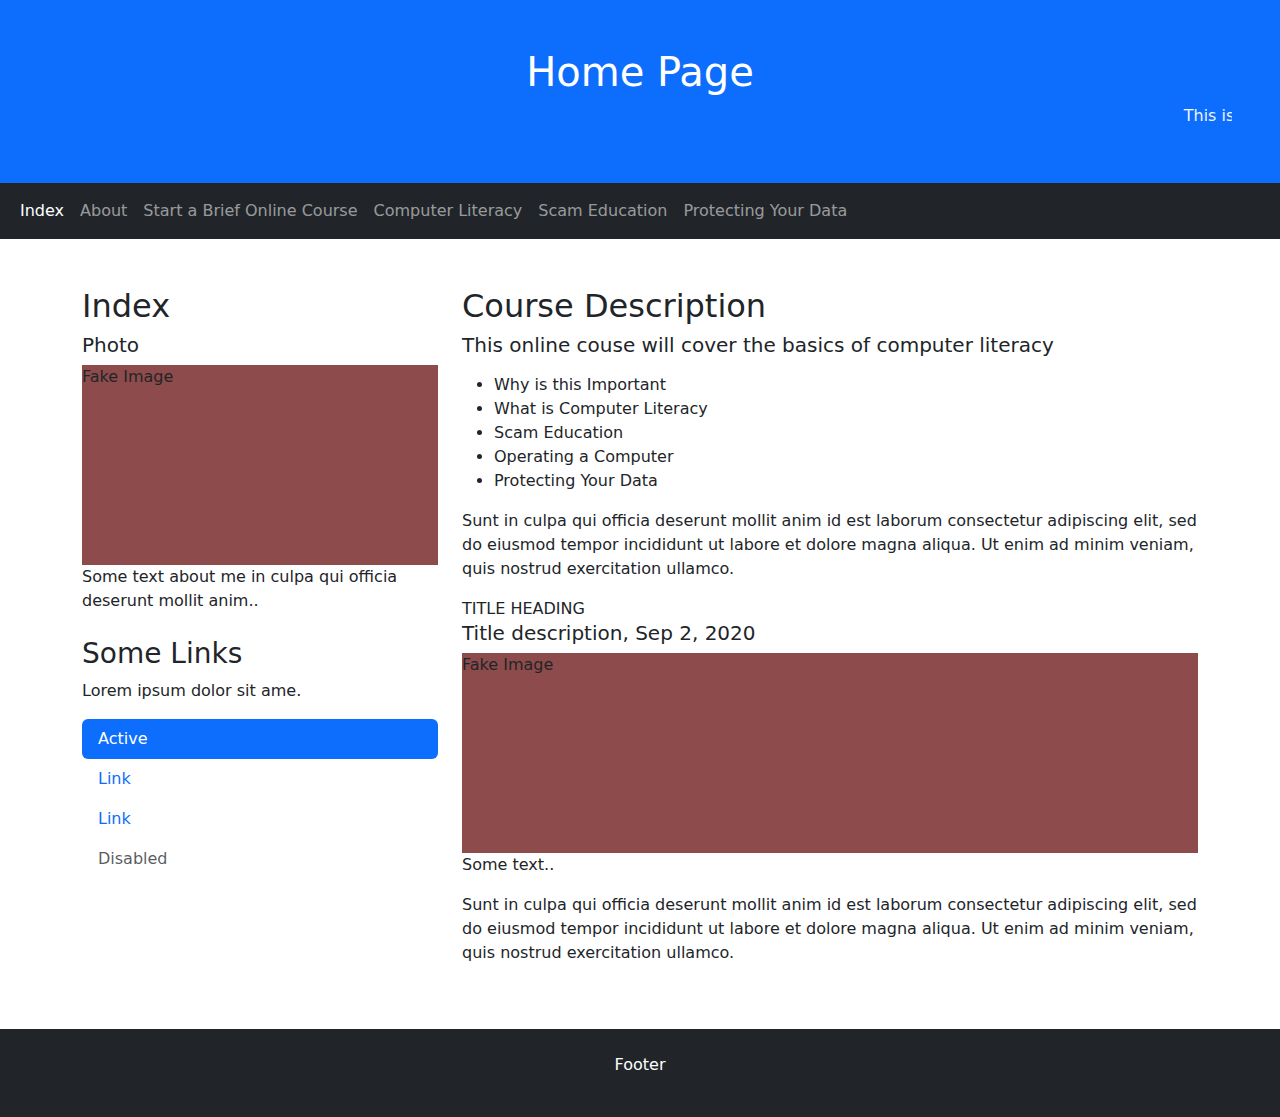
<file: Index.html>
<!DOCTYPE html>
<html lang="en">
<head>
  <title>Intergenerational Learning</title>
  <meta charset="utf-8">
  <meta name="viewport" content="width=device-width, initial-scale=1">
  <link href="https://cdn.jsdelivr.net/npm/bootstrap@5.3.3/dist/css/bootstrap.min.css" rel="stylesheet">
  <script src="https://cdn.jsdelivr.net/npm/bootstrap@5.3.3/dist/js/bootstrap.bundle.min.js"></script>
  <link rel="icon" type="image/x-icon" href="./WindyCityFavicon.png">
  <style>
  .fakeimg {
    height: 200px;
    background: #8e4b4b;
  }
  </style>
</head>
<body>

<div class="p-5 bg-primary text-white text-center">
  <h1>Home Page</h1>
  <marquee>This is where your ciber journey begins!</marquee>
</div>

<nav class="navbar navbar-expand-sm bg-dark navbar-dark">
  <div class="container-fluid">
    <ul class="navbar-nav">
      <li class="nav-item">
        <a class="nav-link active" href="./Index.html">Index</a>
      </li>
      <li class="nav-item">
        <a class="nav-link" href="./About.html">About</a>
      </li>
      <li class="nav-item">
        <a class="nav-link" href="./StartCourse.html">Start a Brief Online Course</a>
      </li>
      <li class="nav-item">
        <a class="nav-link" href="./ComputerLiteracy.html">Computer Literacy</a>
      </li>
      <li class="nav-item">
        <a class="nav-link" href="./ScamEducation.html">Scam Education</a>
      </li>
      <li class="nav-item">
        <a class="nav-link" href="./ProtectingData.html">Protecting Your Data</a>
      </li>
    </ul>
  </div>
</nav>

<div class="container mt-5">
  <div class="row">
    <div class="col-sm-4">
      <h2>Index</h2>
      <h5>Photo</h5>
      <div class="fakeimg">Fake Image</div>
      <p>Some text about me in culpa qui officia deserunt mollit anim..</p>
      <h3 class="mt-4">Some Links</h3>
      <p>Lorem ipsum dolor sit ame.</p>
      <ul class="nav nav-pills flex-column">
        <li class="nav-item">
          <a class="nav-link active" href="#">Active</a>
        </li>
        <li class="nav-item">
          <a class="nav-link" href="#">Link</a>
        </li>
        <li class="nav-item">
          <a class="nav-link" href="#">Link</a>
        </li>
        <li class="nav-item">
          <a class="nav-link disabled" href="#">Disabled</a>
        </li>
      </ul>
      <hr class="d-sm-none">
    </div>
    <div class="col-sm-8">
      <h2>Course Description</h2>
      <h5>This online couse will cover the basics of computer literacy</h5>
      <p></p>
      <ul>
        <li>Why is this Important</li>
        <li>What is Computer Literacy</li>
        <li>Scam Education</li>
        <li>Operating a Computer</li>
        <li>Protecting Your Data</li>
      </ul>
      <p>Sunt in culpa qui officia deserunt mollit anim id est laborum consectetur adipiscing elit, sed do eiusmod tempor incididunt ut labore et dolore magna aliqua. Ut enim ad minim veniam, quis nostrud exercitation ullamco.</p
      <h2 class="mt-5">TITLE HEADING</h2>
      <h5>Title description, Sep 2, 2020</h5>
      <div class="fakeimg">Fake Image</div>
      <p>Some text..</p>
      <p>Sunt in culpa qui officia deserunt mollit anim id est laborum consectetur adipiscing elit, sed do eiusmod tempor incididunt ut labore et dolore magna aliqua. Ut enim ad minim veniam, quis nostrud exercitation ullamco.</p>
    </div>
  </div>
</div>
<script src="//code.tidio.co/fxe91fjhen4f4dy0y3rdqukncnhpjvon.js" async></script>
<div class="mt-5 p-4 bg-dark text-white text-center">
  <p>Footer</p>
</div>

</body>
</html>
</file>
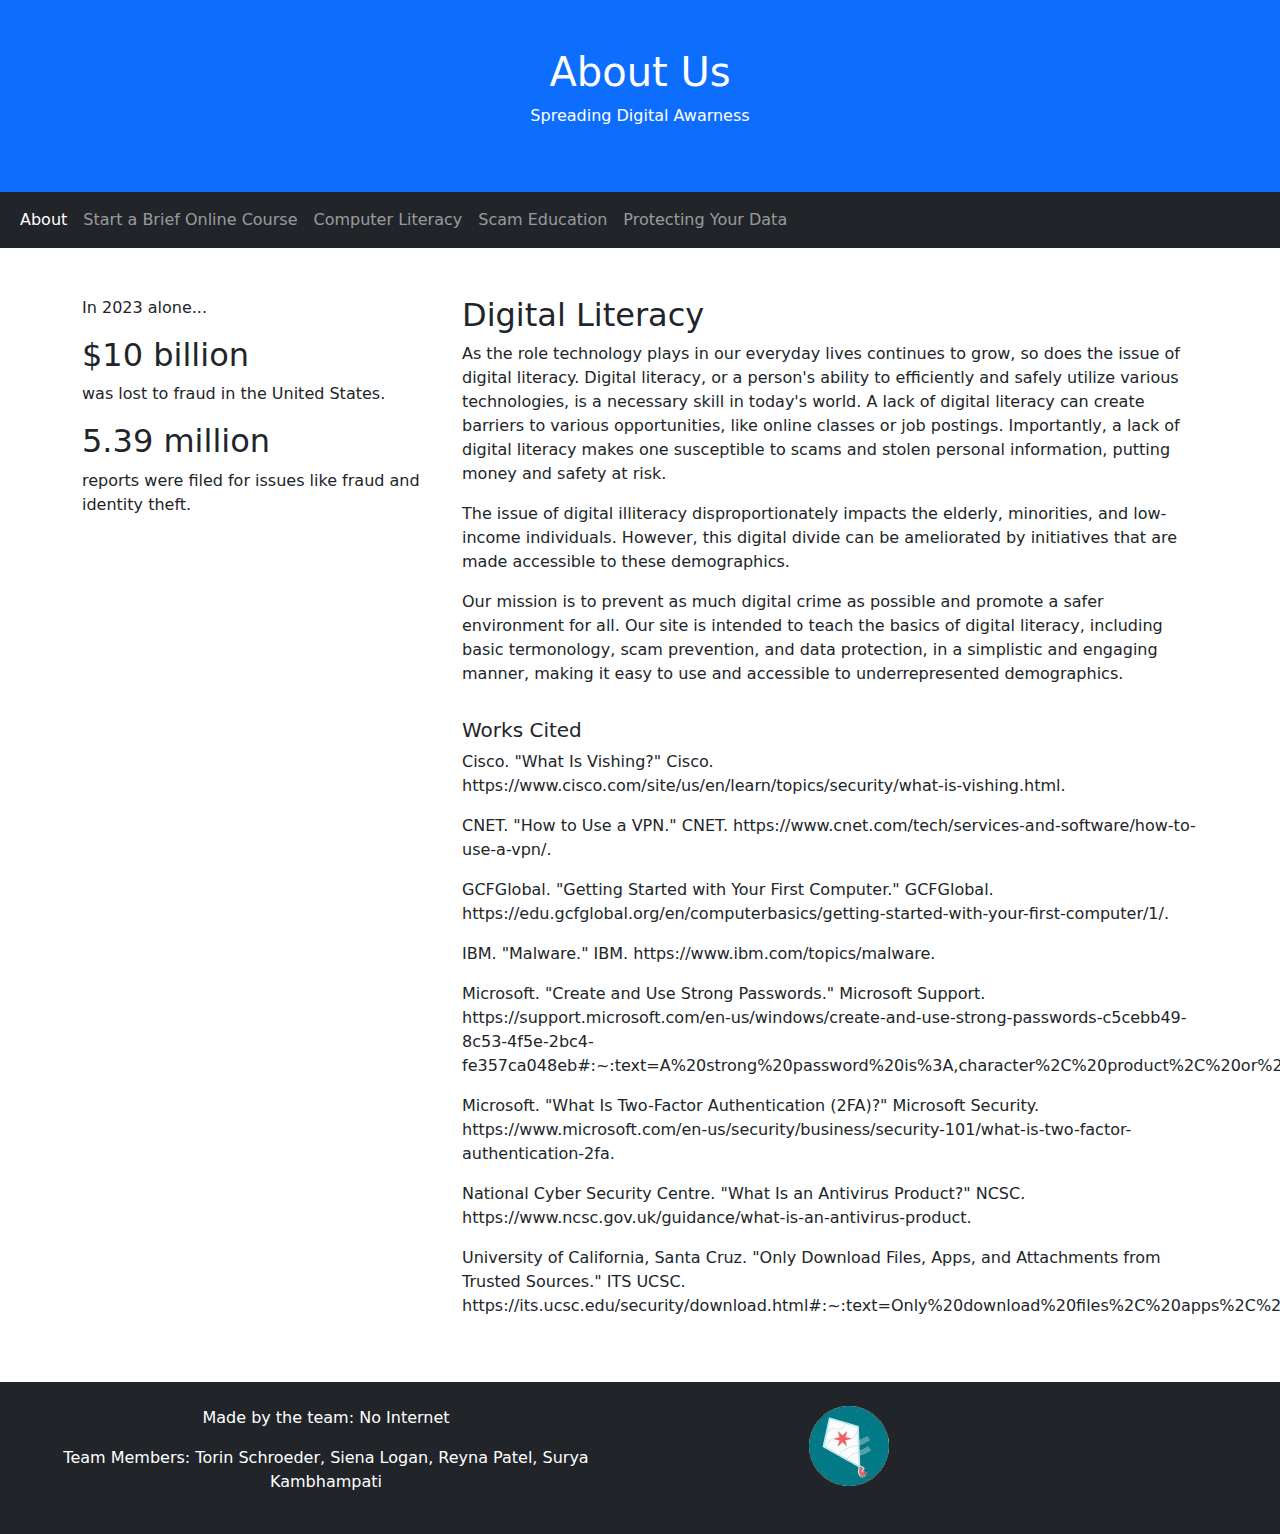
<file: About.html>
<!DOCTYPE html>
<html lang="en">
<head>
  <title>About</title>
  <meta charset="utf-8">
  <meta name="viewport" content="width=device-width, initial-scale=1">
  <link href="https://cdn.jsdelivr.net/npm/bootstrap@5.3.3/dist/css/bootstrap.min.css" rel="stylesheet">
  <script src="https://cdn.jsdelivr.net/npm/bootstrap@5.3.3/dist/js/bootstrap.bundle.min.js"></script>
  <link rel="icon" type="image/x-icon" href="./WindyCityFavicon.png">
  <style>
  .fakeimg {
    height: 200px;
    background: #aaa;
  }
  </style>
</head>
<body>

<div class="p-5 bg-primary text-white text-center">
  <h1>About Us </h1>
  <p>Spreading Digital Awarness</p> 
</div>

<nav class="navbar navbar-expand-sm bg-dark navbar-dark">
  <div class="container-fluid">
    <ul class="navbar-nav">
      <li class="nav-item">
        <a class="nav-link active" href="./About.html">About</a>
      </li>
      <li class="nav-item">
        <a class="nav-link" href="./StartCourse.html">Start a Brief Online Course</a>
      </li>
      <li class="nav-item">
        <a class="nav-link" href="./ComputerLiteracy.html">Computer Literacy</a>
      </li>
      <li class="nav-item">
        <a class="nav-link" href="./ScamEducation.html">Scam Education</a>
      </li>
      <li class="nav-item">
        <a class="nav-link" href="./ProtectingData.html">Protecting Your Data</a>
      </li>
    </ul>
  </div>
</nav>

<div class="container mt-5">
  <div class="row">
    <div class="col-sm-4">
      <p>In 2023 alone...<p>
      <h2>$10 billion</h2>
      <div></div>
      <p>was lost to fraud in the United States.</p>
      <h2>5.39 million</h2>
      <p>reports were filed for issues like fraud and identity theft.</p>
      <hr class="d-sm-none">
    </div>
    <div class="col-sm-8">
      <h2>Digital Literacy</h2>
      <div></div>
      <p>As the role technology plays in our everyday lives continues to grow, so does the issue of digital literacy. Digital literacy, or a person's ability to efficiently and safely utilize various technologies, is a necessary skill in today's world. A lack of digital literacy can create barriers to various opportunities, like online classes or job postings. Importantly, a lack of digital literacy makes one susceptible to scams and stolen personal information, putting money and safety at risk. </p>
      <p>The issue of digital illiteracy disproportionately impacts the elderly, minorities, and low-income individuals. However, this digital divide can be ameliorated by initiatives that are made accessible to these demographics.<p>
      <p>Our mission is to prevent as much digital crime as possible and promote a safer environment for all. Our site is intended to teach the basics of digital literacy, including basic termonology, scam prevention, and data protection, in a simplistic and engaging manner, making it easy to use and accessible to underrepresented demographics. <p>
      <div></div>
    </div>
  </div>
  <div class="row">
    <div class="col-sm-4">
      <hr class="d-sm-none">
    </div>
    <div class="col-sm-8">
      <p></p>
      <h5>Works Cited</h5>
      <div></div>
      <p>Cisco. "What Is Vishing?" Cisco. https://www.cisco.com/site/us/en/learn/topics/security/what-is-vishing.html.</p>
      <p>CNET. "How to Use a VPN." CNET. https://www.cnet.com/tech/services-and-software/how-to-use-a-vpn/.</p>
      <p>GCFGlobal. "Getting Started with Your First Computer." GCFGlobal. https://edu.gcfglobal.org/en/computerbasics/getting-started-with-your-first-computer/1/.</p>
      <p>IBM. "Malware." IBM. https://www.ibm.com/topics/malware.</p>
      <p>Microsoft. "Create and Use Strong Passwords." Microsoft Support. https://support.microsoft.com/en-us/windows/create-and-use-strong-passwords-c5cebb49-8c53-4f5e-2bc4-fe357ca048eb#:~:text=A%20strong%20password%20is%3A,character%2C%20product%2C%20or%20organization.</p>
      <p>Microsoft. "What Is Two-Factor Authentication (2FA)?" Microsoft Security. https://www.microsoft.com/en-us/security/business/security-101/what-is-two-factor-authentication-2fa.</p>
      <p>National Cyber Security Centre. "What Is an Antivirus Product?" NCSC. https://www.ncsc.gov.uk/guidance/what-is-an-antivirus-product.</p>
      <p>University of California, Santa Cruz. "Only Download Files, Apps, and Attachments from Trusted Sources." ITS UCSC. https://its.ucsc.edu/security/download.html#:~:text=Only%20download%20files%2C%20apps%2C%20and,if%20the%20attachment%20is%20legitimate.</p>
      <div></div>
    </div>
  </div>
</div>

<div class="mt-5 p-4 bg-dark text-white text-center row">
  <div class="col-6 center">
  <p>Made by the team: No Internet</p>
  <p>Team Members: Torin Schroeder, Siena Logan, Reyna Patel, Surya Kambhampati</p>
  </div>
  <div class="col-4 center">
  <img src="./Images/WindyCityHacksLogo-removebg-preview (1).png" alt="Our project was made for the Windy City Hacks Hackathon :3">
  </div>
</div>

</body>
<script src="//code.tidio.co/fxe91fjhen4f4dy0y3rdqukncnhpjvon.js" async></script>
</html>
</file>
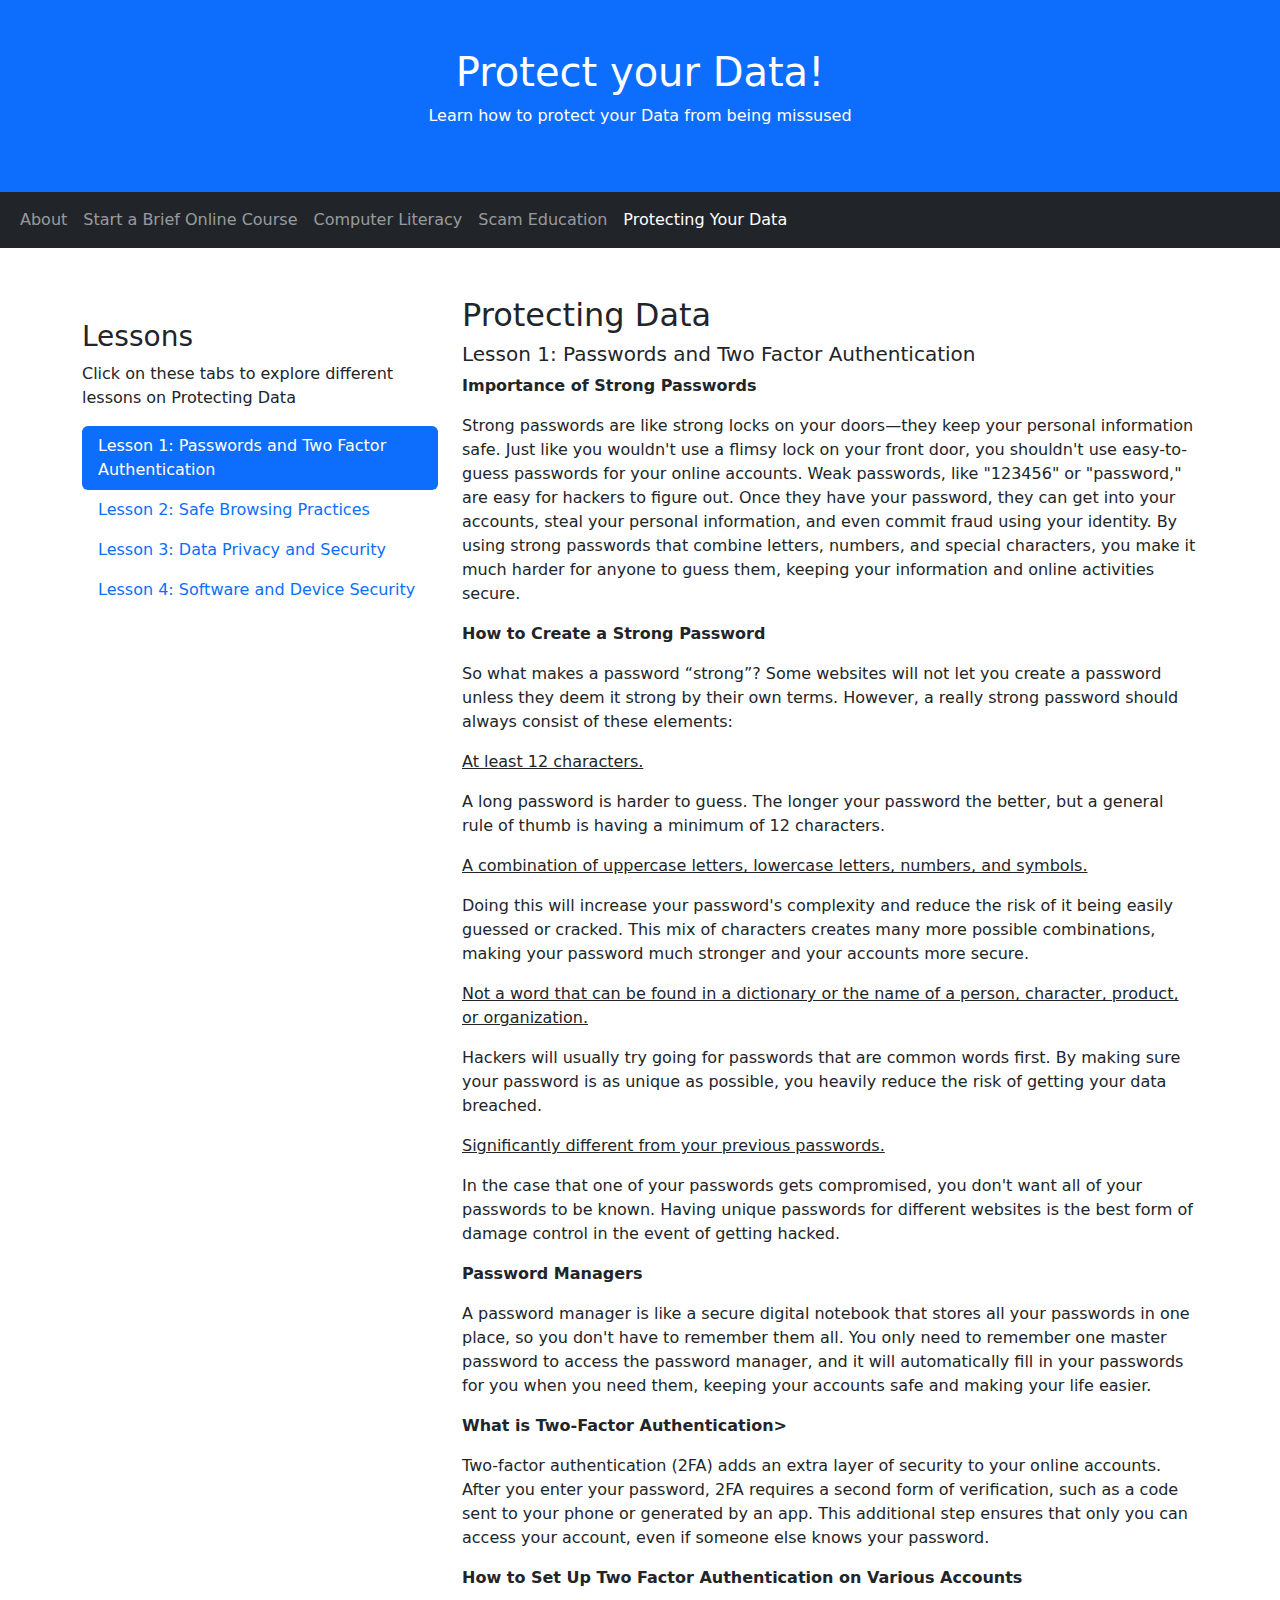
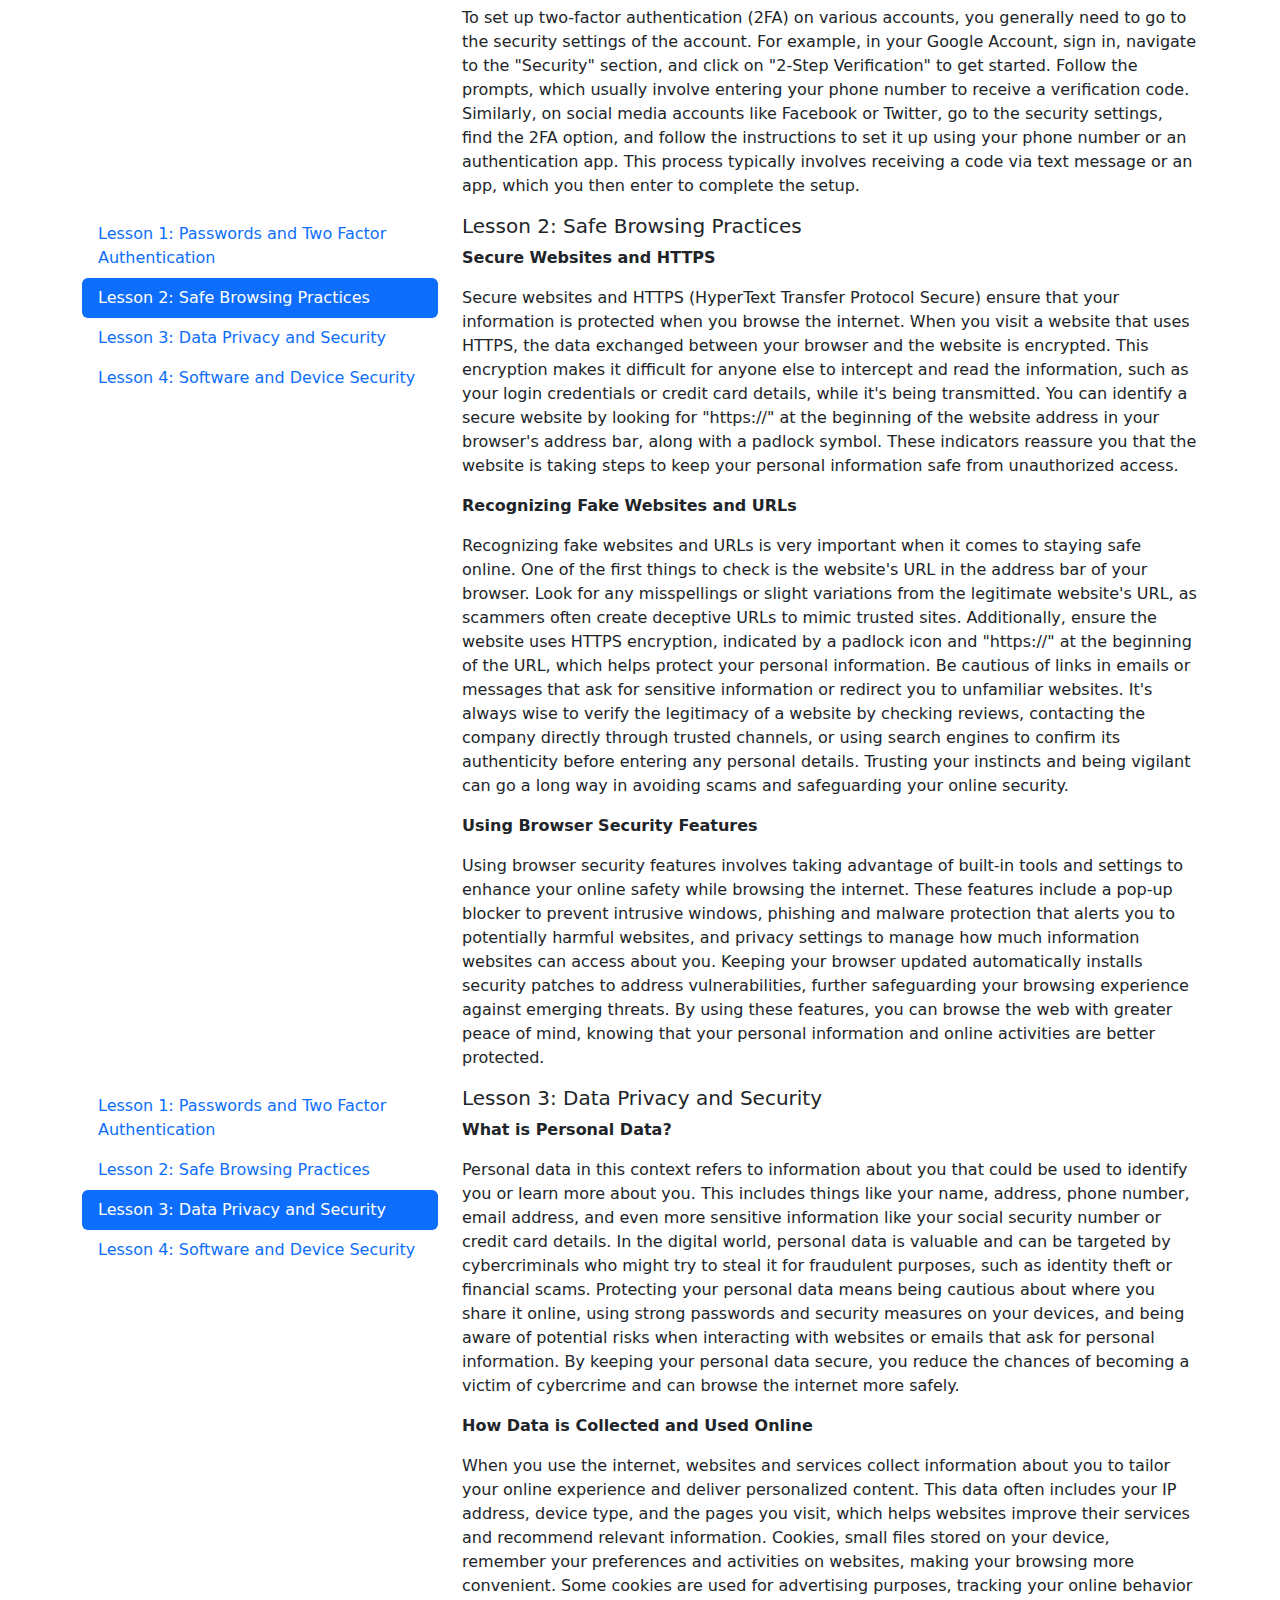
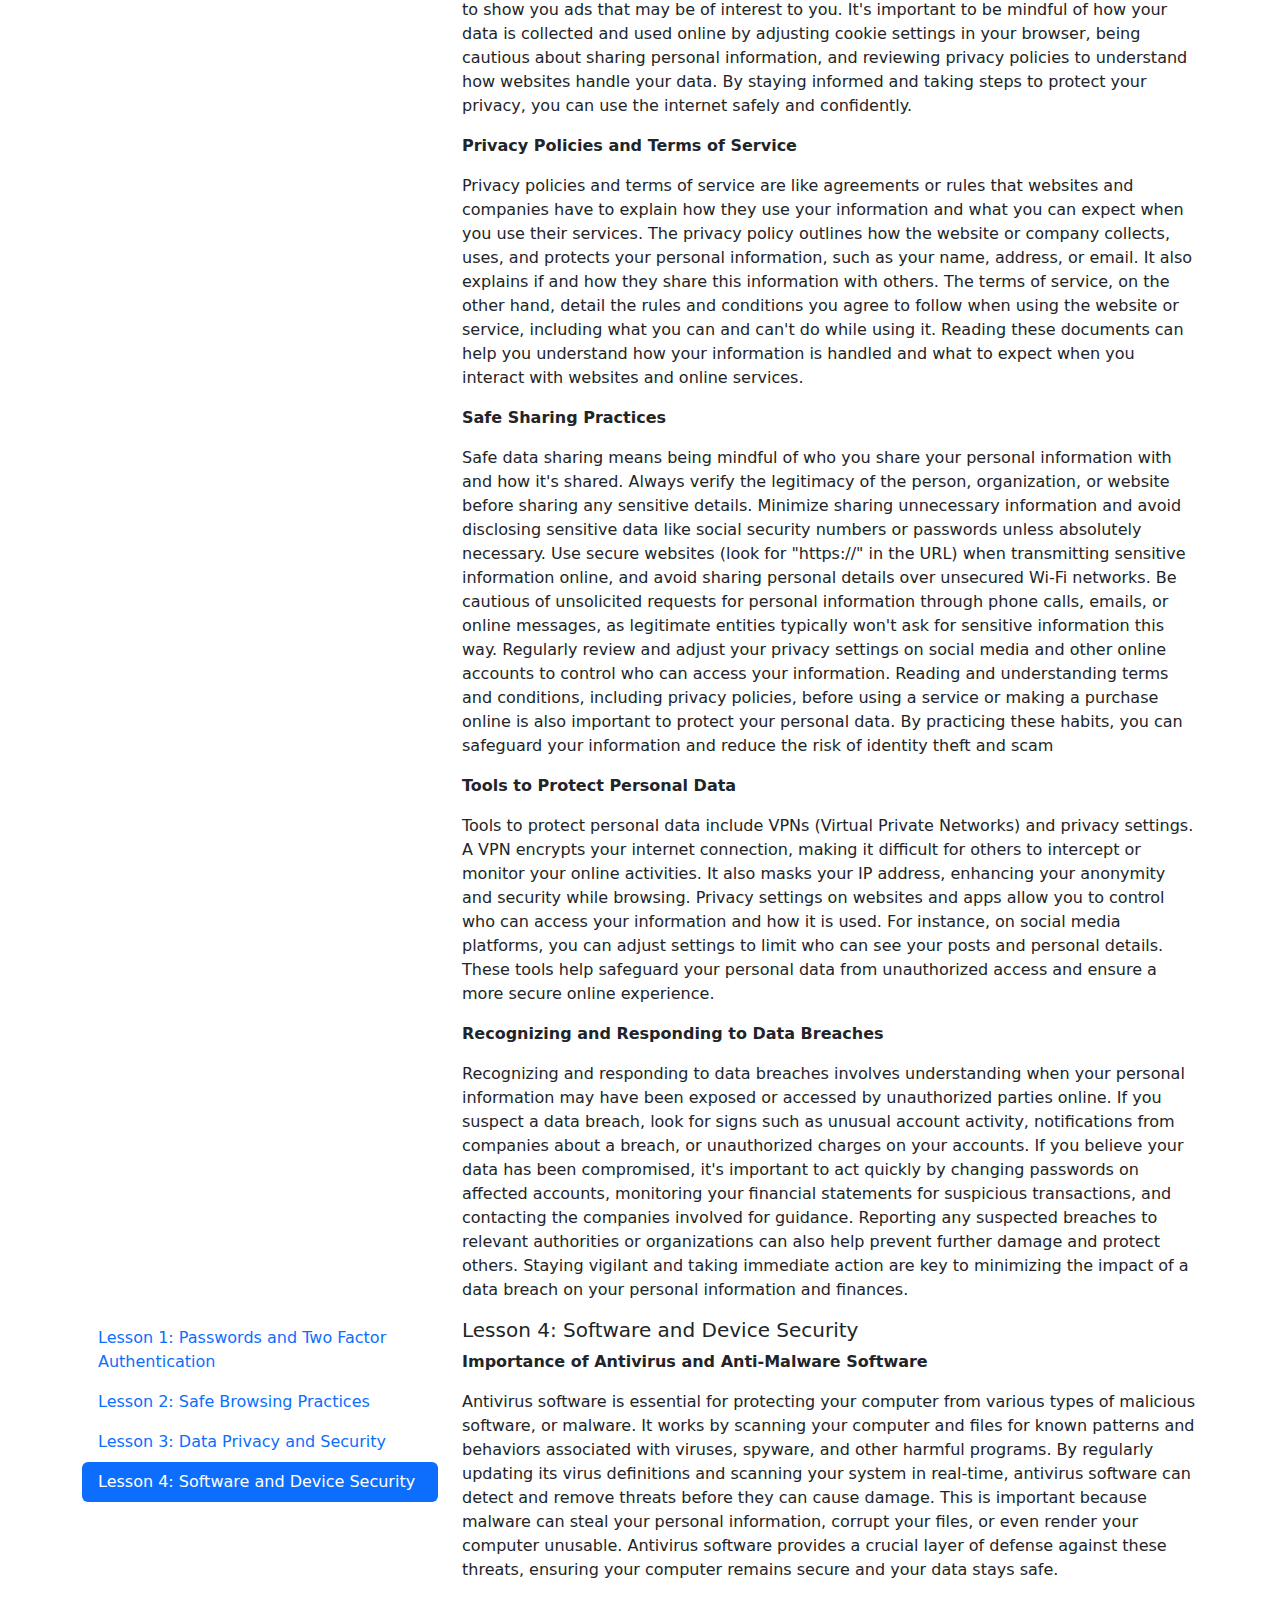
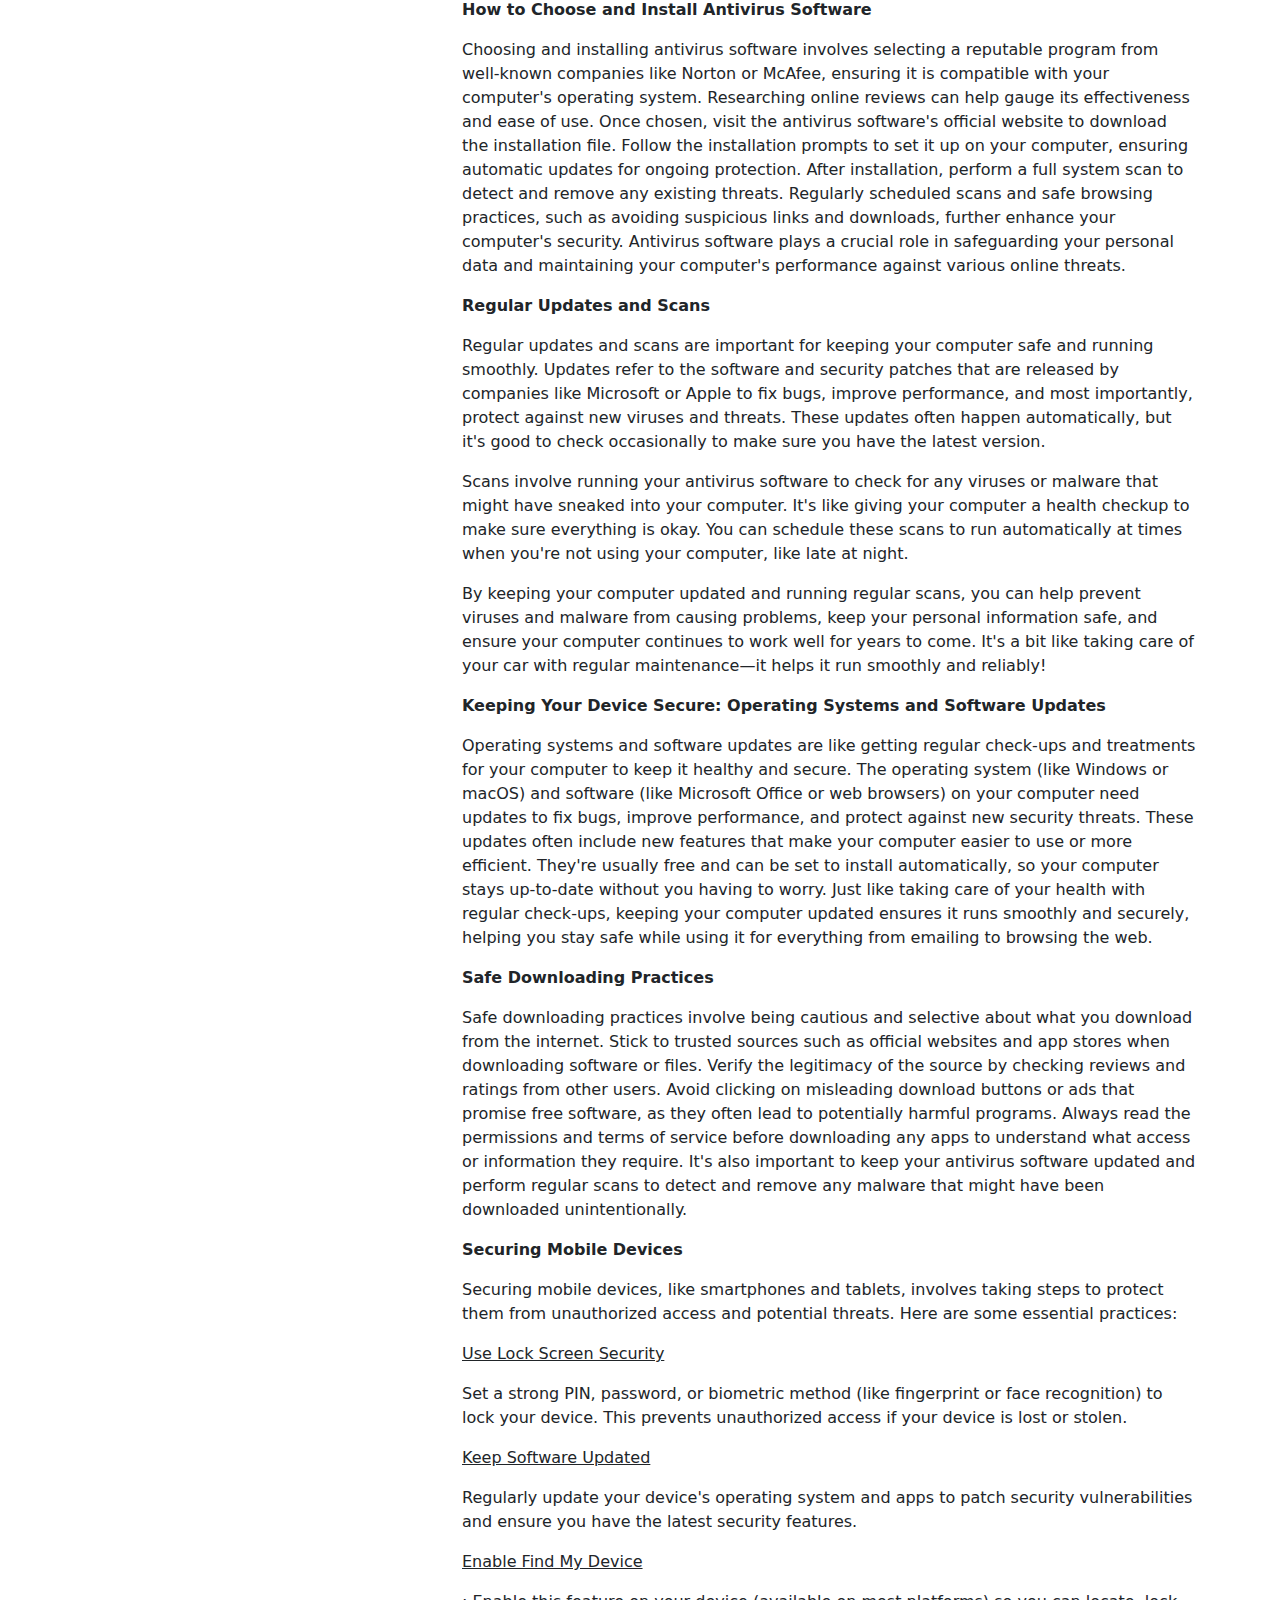
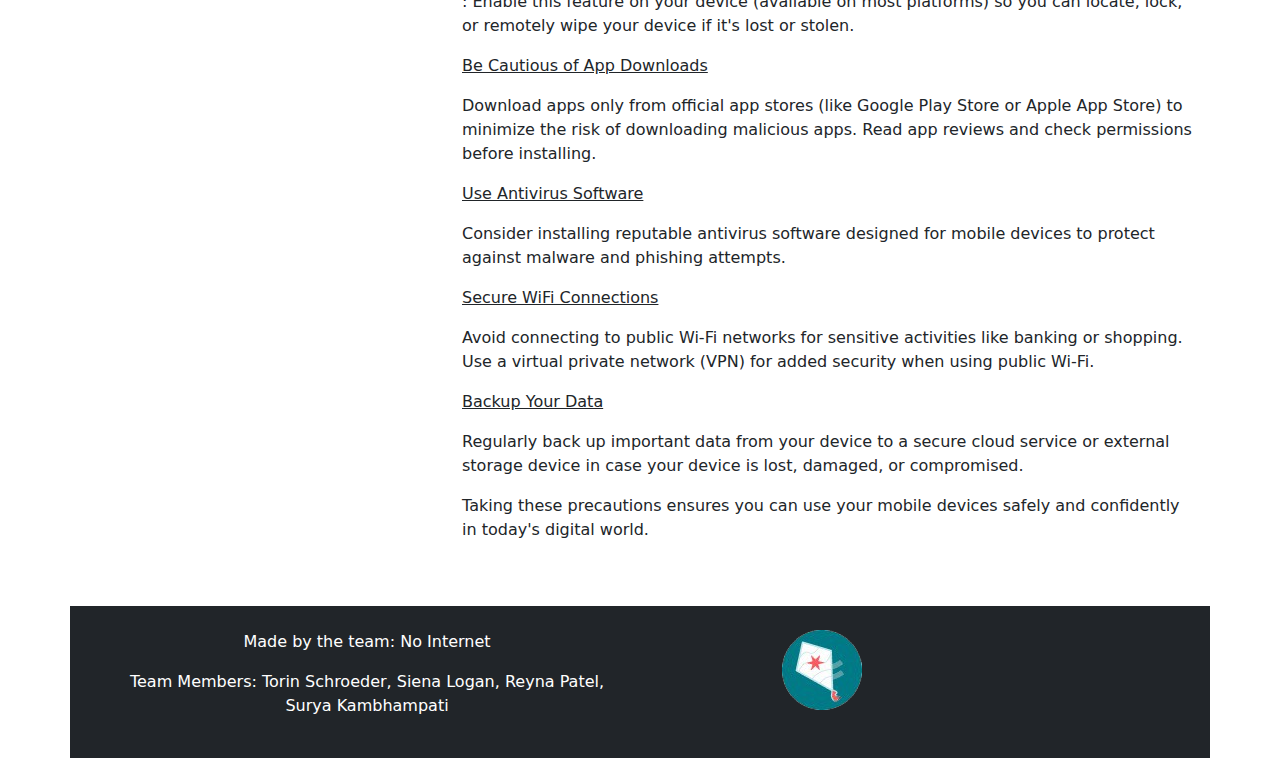
<file: ProtectingData.html>
<!DOCTYPE html>
<html lang="en">
<head>
  <title>Intergenerational Learning</title>
  <meta charset="utf-8">
  <meta name="viewport" content="width=device-width, initial-scale=1">
  <link href="https://cdn.jsdelivr.net/npm/bootstrap@5.3.3/dist/css/bootstrap.min.css" rel="stylesheet">
  <script src="https://cdn.jsdelivr.net/npm/bootstrap@5.3.3/dist/js/bootstrap.bundle.min.js"></script>
  <link rel="icon" type="image/x-icon" href="./WindyCityFavicon.png">
  <style>
  .fakeimg {
    height: 200px;
    background: #8e4b4b;
  }
  </style>
</head>
<body>

<div class="p-5 bg-primary text-white text-center">
  <h1>Protect your Data!</h1>
  <p>Learn how to protect your Data from being missused</p> 
</div>

<nav class="navbar navbar-expand-sm bg-dark navbar-dark">
  <div class="container-fluid">
    <ul class="navbar-nav">
      <li class="nav-item">
        <a class="nav-link" href="./About.html">About</a>
      </li>
      <li class="nav-item">
        <a class="nav-link" href="./StartCourse.html">Start a Brief Online Course</a>
      </li>
      <li class="nav-item">
        <a class="nav-link" href="./ComputerLiteracy.html">Computer Literacy</a>
      </li>
      <li class="nav-item">
        <a class="nav-link" href="./ScamEducation.html">Scam Education</a>
      </li>
      <li class="nav-item">
        <a class="nav-link active" href="./ProtectingData.html">Protecting Your Data</a>
      </li>
    </ul>
  </div>
</nav>

<div class="container mt-5">
  <div class="row" id="#section1">
    <div class="col-sm-8">
      </div>
      </div>
      <div class="row" >
        <div class="col-sm-4">
            <h3 class="mt-4">Lessons</h3>
            <p>Click on these tabs to explore different lessons on Protecting Data</p>
            <ul class="nav nav-pills flex-column">
                <li class="nav-item">
                <a class="nav-link active" href="#top">Lesson 1: Passwords and Two Factor Authentication</a>
                </li>
                <li class="nav-item">
                <a class="nav-link" href="#section2">Lesson 2: Safe Browsing Practices</a>
                </li>
                <li class="nav-item">
                <a class="nav-link" href="#section3">Lesson 3: Data Privacy and Security</a>
                </li>
                <li class="nav-item">
                <a class="nav-link" href="#section4">Lesson 4: Software and Device Security</a>
                </li>
            </ul>
        </div>
        <div class="col-sm-8">
            <hr class="d-sm-none">
            <h2>Protecting Data</h2>
            <h5>Lesson 1: Passwords and Two Factor Authentication</h5>
            <p><b>Importance of Strong Passwords</b></p>
            <p>Strong passwords are like strong locks on your doors—they keep your personal information safe. Just like you wouldn't use a flimsy lock on your front door, you shouldn't use easy-to-guess passwords for your online accounts. Weak passwords, like "123456" or "password," are easy for hackers to figure out. Once they have your password, they can get into your accounts, steal your personal information, and even commit fraud using your identity. By using strong passwords that combine letters, numbers, and special characters, you make it much harder for anyone to guess them, keeping your information and online activities secure.
            </p>
            <p><b>How to Create a Strong Password</b></p>
            <p>So what makes a password “strong”? Some websites will not let you create a password unless they deem it strong by their own terms. However, a really strong password should always consist of these elements:
            </p>
            <p><u>At least 12 characters.</u></p>
            <p>A long password is harder to guess. The longer your password the better, but a general rule of thumb is having a minimum of 12 characters. 
            </p>
            <p><u>A combination of uppercase letters, lowercase letters, numbers, and symbols.</u></p>
            <p>Doing this will increase your password's complexity and reduce the risk of it being easily guessed or cracked. This mix of characters creates many more possible combinations, making your password much stronger and your accounts more secure.
            </p>
            <p><u>Not a word that can be found in a dictionary or the name of a person, character, product, or organization.
            </u></p>
            <p>Hackers will usually try going for passwords that are common words first. By making sure your password is as unique as possible, you heavily reduce the risk of getting your data breached.
            </p>
            <p><u>Significantly different from your previous passwords.
            </u></p>
            <p>In the case that one of your passwords gets compromised, you don't want all of your passwords to be known. Having unique passwords for different websites is the best form of damage control in the event of getting hacked. 
            </p>
            <p><b>Password Managers</b></p>
            <p>A password manager is like a secure digital notebook that stores all your passwords in one place, so you don't have to remember them all. You only need to remember one master password to access the password manager, and it will automatically fill in your passwords for you when you need them, keeping your accounts safe and making your life easier.
            </p>
            <p><b>What is Two-Factor Authentication></p></b>
            <p>Two-factor authentication (2FA) adds an extra layer of security to your online accounts. After you enter your password, 2FA requires a second form of verification, such as a code sent to your phone or generated by an app. This additional step ensures that only you can access your account, even if someone else knows your password.
            </p>
            <p><b>How to Set Up Two Factor Authentication on Various Accounts</b></p>
            <p>To set up two-factor authentication (2FA) on various accounts, you generally need to go to the security settings of the account. For example, in your Google Account, sign in, navigate to the "Security" section, and click on "2-Step Verification" to get started. Follow the prompts, which usually involve entering your phone number to receive a verification code. Similarly, on social media accounts like Facebook or Twitter, go to the security settings, find the 2FA option, and follow the instructions to set it up using your phone number or an authentication app. This process typically involves receiving a code via text message or an app, which you then enter to complete the setup.
            <p>
          </div>
        </div>
        <div class="row" id="section2">
          <div class="col-sm-8">
            </div>
            </div>
            <div class="row">
              <div class="col-sm-4">
                <ul class="nav nav-pills flex-column">
                  <li class="nav-item">
                  <a class="nav-link" href="#top">Lesson 1: Passwords and Two Factor Authentication</a>
                  </li>
                  <li class="nav-item">
                  <a class="nav-link active" href="#section2">Lesson 2: Safe Browsing Practices</a>
                  </li>
                  <li class="nav-item">
                  <a class="nav-link" href="#section3">Lesson 3: Data Privacy and Security</a>
                  </li>
                  <li class="nav-item">
                  <a class="nav-link" href="#section4">Lesson 4: Software and Device Security</a>
                  </li>
              </ul>
              </div>
              <div class="col-sm-8">
                  <hr class="d-sm-none">
                  <h5>Lesson 2: Safe Browsing Practices</h5>
                  <p><b>Secure Websites and HTTPS</b></p>
                  <p>Secure websites and HTTPS (HyperText Transfer Protocol Secure) ensure that your information is protected when you browse the internet. When you visit a website that uses HTTPS, the data exchanged between your browser and the website is encrypted. This encryption makes it difficult for anyone else to intercept and read the information, such as your login credentials or credit card details, while it's being transmitted. You can identify a secure website by looking for "https://" at the beginning of the website address in your browser's address bar, along with a padlock symbol. These indicators reassure you that the website is taking steps to keep your personal information safe from unauthorized access.
                  </p>
                  <p><b>Recognizing Fake Websites and URLs</b></p>
                  <p>Recognizing fake websites and URLs is very important when it comes to staying safe online. One of the first things to check is the website's URL in the address bar of your browser. Look for any misspellings or slight variations from the legitimate website's URL, as scammers often create deceptive URLs to mimic trusted sites. Additionally, ensure the website uses HTTPS encryption, indicated by a padlock icon and "https://" at the beginning of the URL, which helps protect your personal information. Be cautious of links in emails or messages that ask for sensitive information or redirect you to unfamiliar websites. It's always wise to verify the legitimacy of a website by checking reviews, contacting the company directly through trusted channels, or using search engines to confirm its authenticity before entering any personal details. Trusting your instincts and being vigilant can go a long way in avoiding scams and safeguarding your online security.
                  <p>
                  <p><b>Using Browser Security Features</b></p>
                  <p>Using browser security features involves taking advantage of built-in tools and settings to enhance your online safety while browsing the internet. These features include a pop-up blocker to prevent intrusive windows, phishing and malware protection that alerts you to potentially harmful websites, and privacy settings to manage how much information websites can access about you. Keeping your browser updated automatically installs security patches to address vulnerabilities, further safeguarding your browsing experience against emerging threats. By using these features, you can browse the web with greater peace of mind, knowing that your personal information and online activities are better protected.
                  </p>
                </div>
              </div>
              <div class="row" id="section3">
                <div class="col-sm-8">
                  </div>
                  </div>
                  <div class="row">
                    <div class="col-sm-4">
                      <ul class="nav nav-pills flex-column">
                        <li class="nav-item">
                        <a class="nav-link" href="#top">Lesson 1: Passwords and Two Factor Authentication</a>
                        </li>
                        <li class="nav-item">
                        <a class="nav-link" href="#section2">Lesson 2: Safe Browsing Practices</a>
                        </li>
                        <li class="nav-item">
                        <a class="nav-link active" href="#section3">Lesson 3: Data Privacy and Security</a>
                        </li>
                        <li class="nav-item">
                        <a class="nav-link" href="#section4">Lesson 4: Software and Device Security</a>
                        </li>
                    </ul>
                    </div>
                    <div class="col-sm-8">
                        <hr class="d-sm-none">
                        <h5>Lesson 3: Data Privacy and Security</h5>
                        <p><b>What is Personal Data?</b></p>
                        <p>Personal data in this context refers to information about you that could be used to identify you or learn more about you. This includes things like your name, address, phone number, email address, and even more sensitive information like your social security number or credit card details. In the digital world, personal data is valuable and can be targeted by cybercriminals who might try to steal it for fraudulent purposes, such as identity theft or financial scams. Protecting your personal data means being cautious about where you share it online, using strong passwords and security measures on your devices, and being aware of potential risks when interacting with websites or emails that ask for personal information. By keeping your personal data secure, you reduce the chances of becoming a victim of cybercrime and can browse the internet more safely.
                        </p>
                        <p><b>How Data is Collected and Used Online</b></p>
                        <p>When you use the internet, websites and services collect information about you to tailor your online experience and deliver personalized content. This data often includes your IP address, device type, and the pages you visit, which helps websites improve their services and recommend relevant information. Cookies, small files stored on your device, remember your preferences and activities on websites, making your browsing more convenient. Some cookies are used for advertising purposes, tracking your online behavior to show you ads that may be of interest to you. It's important to be mindful of how your data is collected and used online by adjusting cookie settings in your browser, being cautious about sharing personal information, and reviewing privacy policies to understand how websites handle your data. By staying informed and taking steps to protect your privacy, you can use the internet safely and confidently.
                        </p>
                        <p><b>Privacy Policies and Terms of Service</b></p>
                        <p>Privacy policies and terms of service are like agreements or rules that websites and companies have to explain how they use your information and what you can expect when you use their services. The privacy policy outlines how the website or company collects, uses, and protects your personal information, such as your name, address, or email. It also explains if and how they share this information with others. The terms of service, on the other hand, detail the rules and conditions you agree to follow when using the website or service, including what you can and can't do while using it. Reading these documents can help you understand how your information is handled and what to expect when you interact with websites and online services.
                        </p>
                        <p><b>Safe Sharing Practices</b></p>
                        <p>Safe data sharing means being mindful of who you share your personal information with and how it's shared. Always verify the legitimacy of the person, organization, or website before sharing any sensitive details. Minimize sharing unnecessary information and avoid disclosing sensitive data like social security numbers or passwords unless absolutely necessary. Use secure websites (look for "https://" in the URL) when transmitting sensitive information online, and avoid sharing personal details over unsecured Wi-Fi networks. Be cautious of unsolicited requests for personal information through phone calls, emails, or online messages, as legitimate entities typically won't ask for sensitive information this way. Regularly review and adjust your privacy settings on social media and other online accounts to control who can access your information. Reading and understanding terms and conditions, including privacy policies, before using a service or making a purchase online is also important to protect your personal data. By practicing these habits, you can safeguard your information and reduce the risk of identity theft and scam</p>
                        <p><b>Tools to Protect Personal Data</b></p>
                        <p>Tools to protect personal data include VPNs (Virtual Private Networks) and privacy settings. A VPN encrypts your internet connection, making it difficult for others to intercept or monitor your online activities. It also masks your IP address, enhancing your anonymity and security while browsing. Privacy settings on websites and apps allow you to control who can access your information and how it is used. For instance, on social media platforms, you can adjust settings to limit who can see your posts and personal details. These tools help safeguard your personal data from unauthorized access and ensure a more secure online experience.
                        </p>
                        <p><b>Recognizing and Responding to Data Breaches</b></p>
                        <p>Recognizing and responding to data breaches involves understanding when your personal information may have been exposed or accessed by unauthorized parties online. If you suspect a data breach, look for signs such as unusual account activity, notifications from companies about a breach, or unauthorized charges on your accounts. If you believe your data has been compromised, it's important to act quickly by changing passwords on affected accounts, monitoring your financial statements for suspicious transactions, and contacting the companies involved for guidance. Reporting any suspected breaches to relevant authorities or organizations can also help prevent further damage and protect others. Staying vigilant and taking immediate action are key to minimizing the impact of a data breach on your personal information and finances.
                        </p>
                        </div>
                    </div>   
                    <div class="row" id="section4">
                      <div class="col-sm-8">
                        </div>
                        </div>
                        <div class="row">
                          <div class="col-sm-4">
                            <ul class="nav nav-pills flex-column">
                              <li class="nav-item">
                              <a class="nav-link" href="#top">Lesson 1: Passwords and Two Factor Authentication</a>
                              </li>
                              <li class="nav-item">
                              <a class="nav-link" href="#section2">Lesson 2: Safe Browsing Practices</a>
                              </li>
                              <li class="nav-item">
                              <a class="nav-link" href="#section3">Lesson 3: Data Privacy and Security</a>
                              </li>
                              <li class="nav-item">
                              <a class="nav-link active" href="#section4">Lesson 4: Software and Device Security</a>
                              </li>
                          </ul>
                          </div>
                          <div class="col-sm-8">
                              <hr class="d-sm-none">
                              <h5>Lesson 4: Software and Device Security</h5>
                              <p><b>Importance of Antivirus and Anti-Malware Software</b></p>
                              <p>Antivirus software is essential for protecting your computer from various types of malicious software, or malware. It works by scanning your computer and files for known patterns and behaviors associated with viruses, spyware, and other harmful programs. By regularly updating its virus definitions and scanning your system in real-time, antivirus software can detect and remove threats before they can cause damage. This is important because malware can steal your personal information, corrupt your files, or even render your computer unusable. Antivirus software provides a crucial layer of defense against these threats, ensuring your computer remains secure and your data stays safe.
                              </p>
                              <p><b>How to Choose and Install Antivirus Software</b></p>
                              <p>Choosing and installing antivirus software involves selecting a reputable program from well-known companies like Norton or McAfee, ensuring it is compatible with your computer's operating system. Researching online reviews can help gauge its effectiveness and ease of use. Once chosen, visit the antivirus software's official website to download the installation file. Follow the installation prompts to set it up on your computer, ensuring automatic updates for ongoing protection. After installation, perform a full system scan to detect and remove any existing threats. Regularly scheduled scans and safe browsing practices, such as avoiding suspicious links and downloads, further enhance your computer's security. Antivirus software plays a crucial role in safeguarding your personal data and maintaining your computer's performance against various online threats.
                              </p>
                              <p><b>Regular Updates and Scans</b></p>
                              <p>Regular updates and scans are important for keeping your computer safe and running smoothly. Updates refer to the software and security patches that are released by companies like Microsoft or Apple to fix bugs, improve performance, and most importantly, protect against new viruses and threats. These updates often happen automatically, but it's good to check occasionally to make sure you have the latest version.
                              </p>
                              <p>Scans involve running your antivirus software to check for any viruses or malware that might have sneaked into your computer. It's like giving your computer a health checkup to make sure everything is okay. You can schedule these scans to run automatically at times when you're not using your computer, like late at night.
                              </p>
                              <p>By keeping your computer updated and running regular scans, you can help prevent viruses and malware from causing problems, keep your personal information safe, and ensure your computer continues to work well for years to come. It's a bit like taking care of your car with regular maintenance—it helps it run smoothly and reliably!
                              </p>
                              <p><b>Keeping Your Device Secure: Operating Systems and Software Updates</b></p>
                              <p>Operating systems and software updates are like getting regular check-ups and treatments for your computer to keep it healthy and secure. The operating system (like Windows or macOS) and software (like Microsoft Office or web browsers) on your computer need updates to fix bugs, improve performance, and protect against new security threats. These updates often include new features that make your computer easier to use or more efficient. They're usually free and can be set to install automatically, so your computer stays up-to-date without you having to worry. Just like taking care of your health with regular check-ups, keeping your computer updated ensures it runs smoothly and securely, helping you stay safe while using it for everything from emailing to browsing the web.
                              </p>
                              <p><b>Safe Downloading Practices</p></b>
                              <p>Safe downloading practices involve being cautious and selective about what you download from the internet. Stick to trusted sources such as official websites and app stores when downloading software or files. Verify the legitimacy of the source by checking reviews and ratings from other users. Avoid clicking on misleading download buttons or ads that promise free software, as they often lead to potentially harmful programs. Always read the permissions and terms of service before downloading any apps to understand what access or information they require. It's also important to keep your antivirus software updated and perform regular scans to detect and remove any malware that might have been downloaded unintentionally. 
                              </p>
                              <p><b>Securing Mobile Devices</b></p>
                              <p>Securing mobile devices, like smartphones and tablets, involves taking steps to protect them from unauthorized access and potential threats. Here are some essential practices:
                              </p>
                              <p><u>Use Lock Screen Security</u></p>
                              <p>Set a strong PIN, password, or biometric method (like fingerprint or face recognition) to lock your device. This prevents unauthorized access if your device is lost or stolen.</p>
                              <p><u>Keep Software Updated</u></p>
                              <p> Regularly update your device's operating system and apps to patch security vulnerabilities and ensure you have the latest security features.
                              </p>
                              <p><u>Enable Find My Device</u></p>
                              <p>: Enable this feature on your device (available on most platforms) so you can locate, lock, or remotely wipe your device if it's lost or stolen.
                              </p>
                              <p><u>Be Cautious of App Downloads</u></p>
                              <p>Download apps only from official app stores (like Google Play Store or Apple App Store) to minimize the risk of downloading malicious apps. Read app reviews and check permissions before installing.
                              </p>
                              <p><u>Use Antivirus Software</u></p>
                              <p>Consider installing reputable antivirus software designed for mobile devices to protect against malware and phishing attempts.
                              </p>
                              <p><u>Secure WiFi Connections</u></p>
                              <p>Avoid connecting to public Wi-Fi networks for sensitive activities like banking or shopping. Use a virtual private network (VPN) for added security when using public Wi-Fi.
                              </p>
                              <p><u>Backup Your Data</u></p>
                              <p>Regularly back up important data from your device to a secure cloud service or external storage device in case your device is lost, damaged, or compromised.
                              </p>
                              <p>Taking these precautions ensures you can use your mobile devices safely and confidently in today's digital world.</p>
                            </div>
                          </div>
                
<div class="mt-5 p-4 bg-dark text-white text-center row">
  <div class="col-6 center">
  <p>Made by the team: No Internet</p>
  <p>Team Members: Torin Schroeder, Siena Logan, Reyna Patel, Surya Kambhampati</p>
  </div>
  <div class="col-4 center">
  <img src="./Images/WindyCityHacksLogo-removebg-preview (1).png" alt="Our project was made for the Windy City Hacks Hackathon :3">
  </div>
</div>
</body>
<script src="//code.tidio.co/fxe91fjhen4f4dy0y3rdqukncnhpjvon.js" async></script>
</html>
</file>
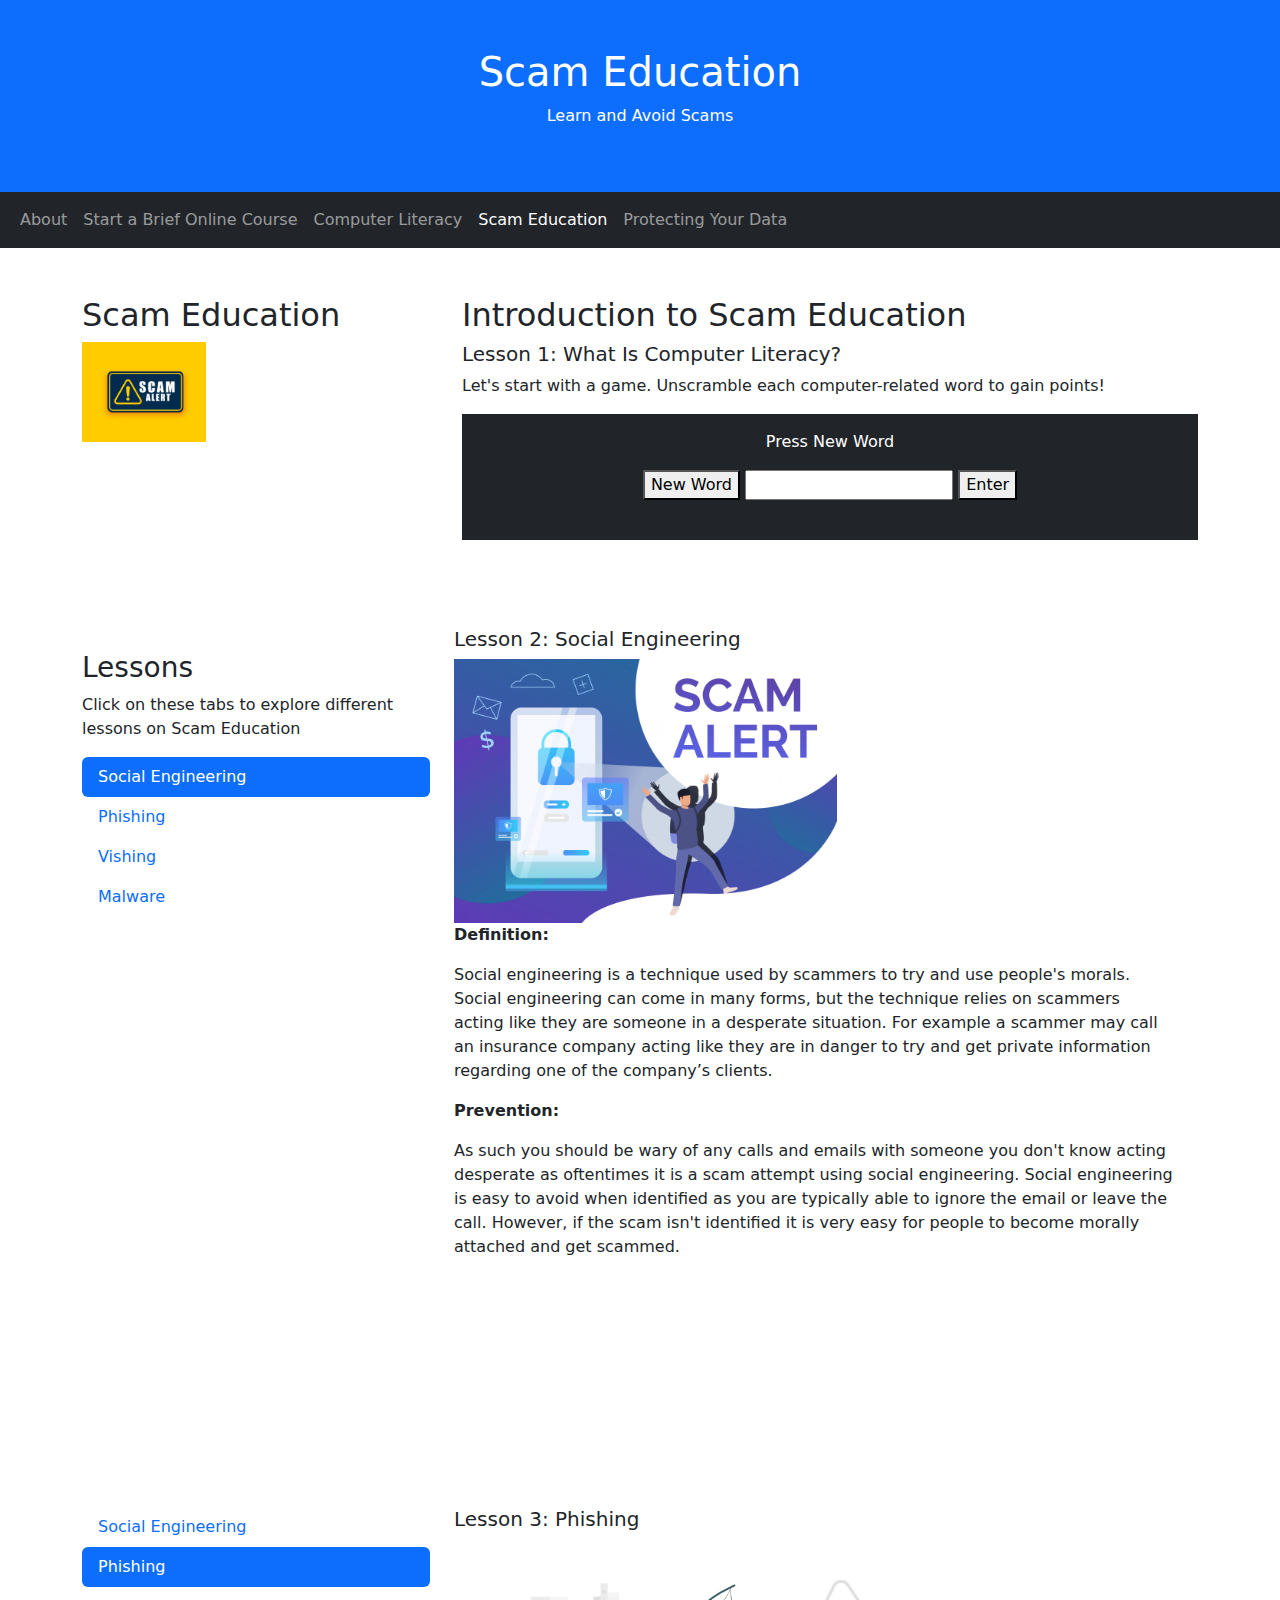
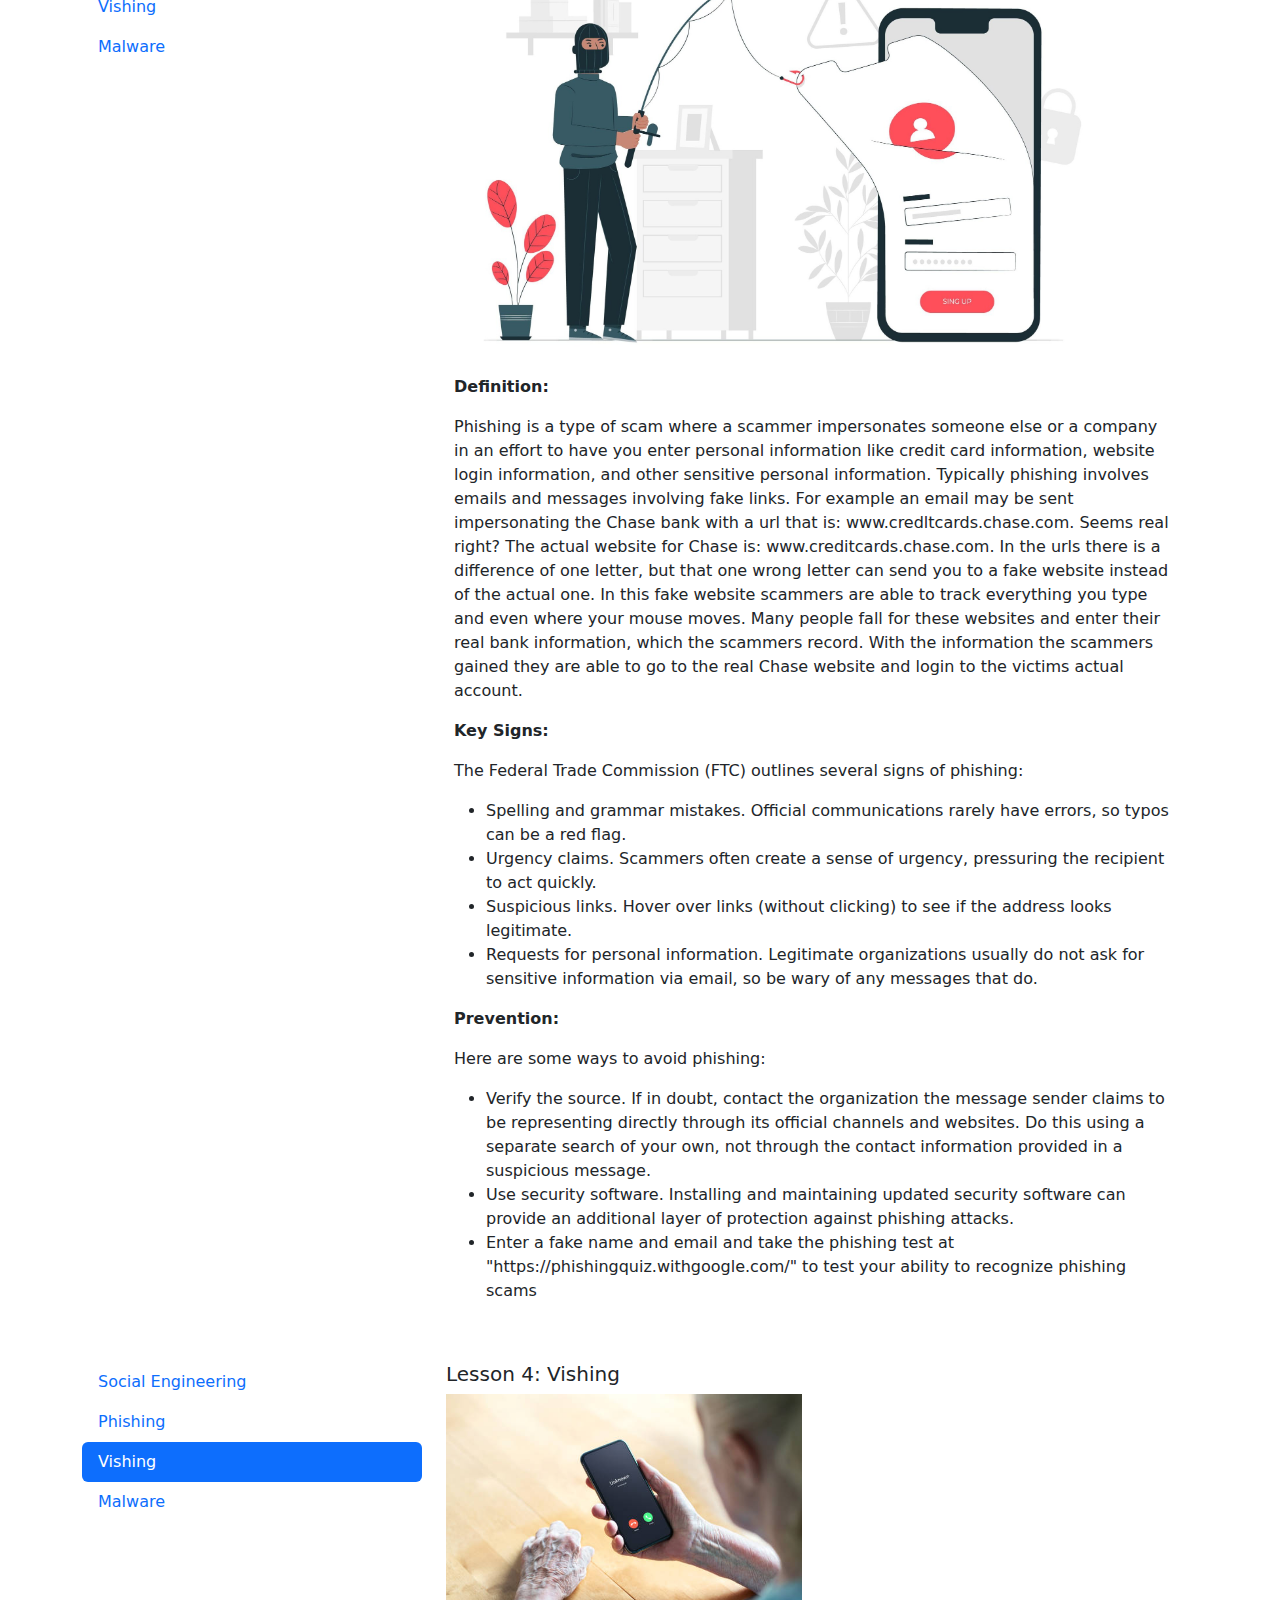
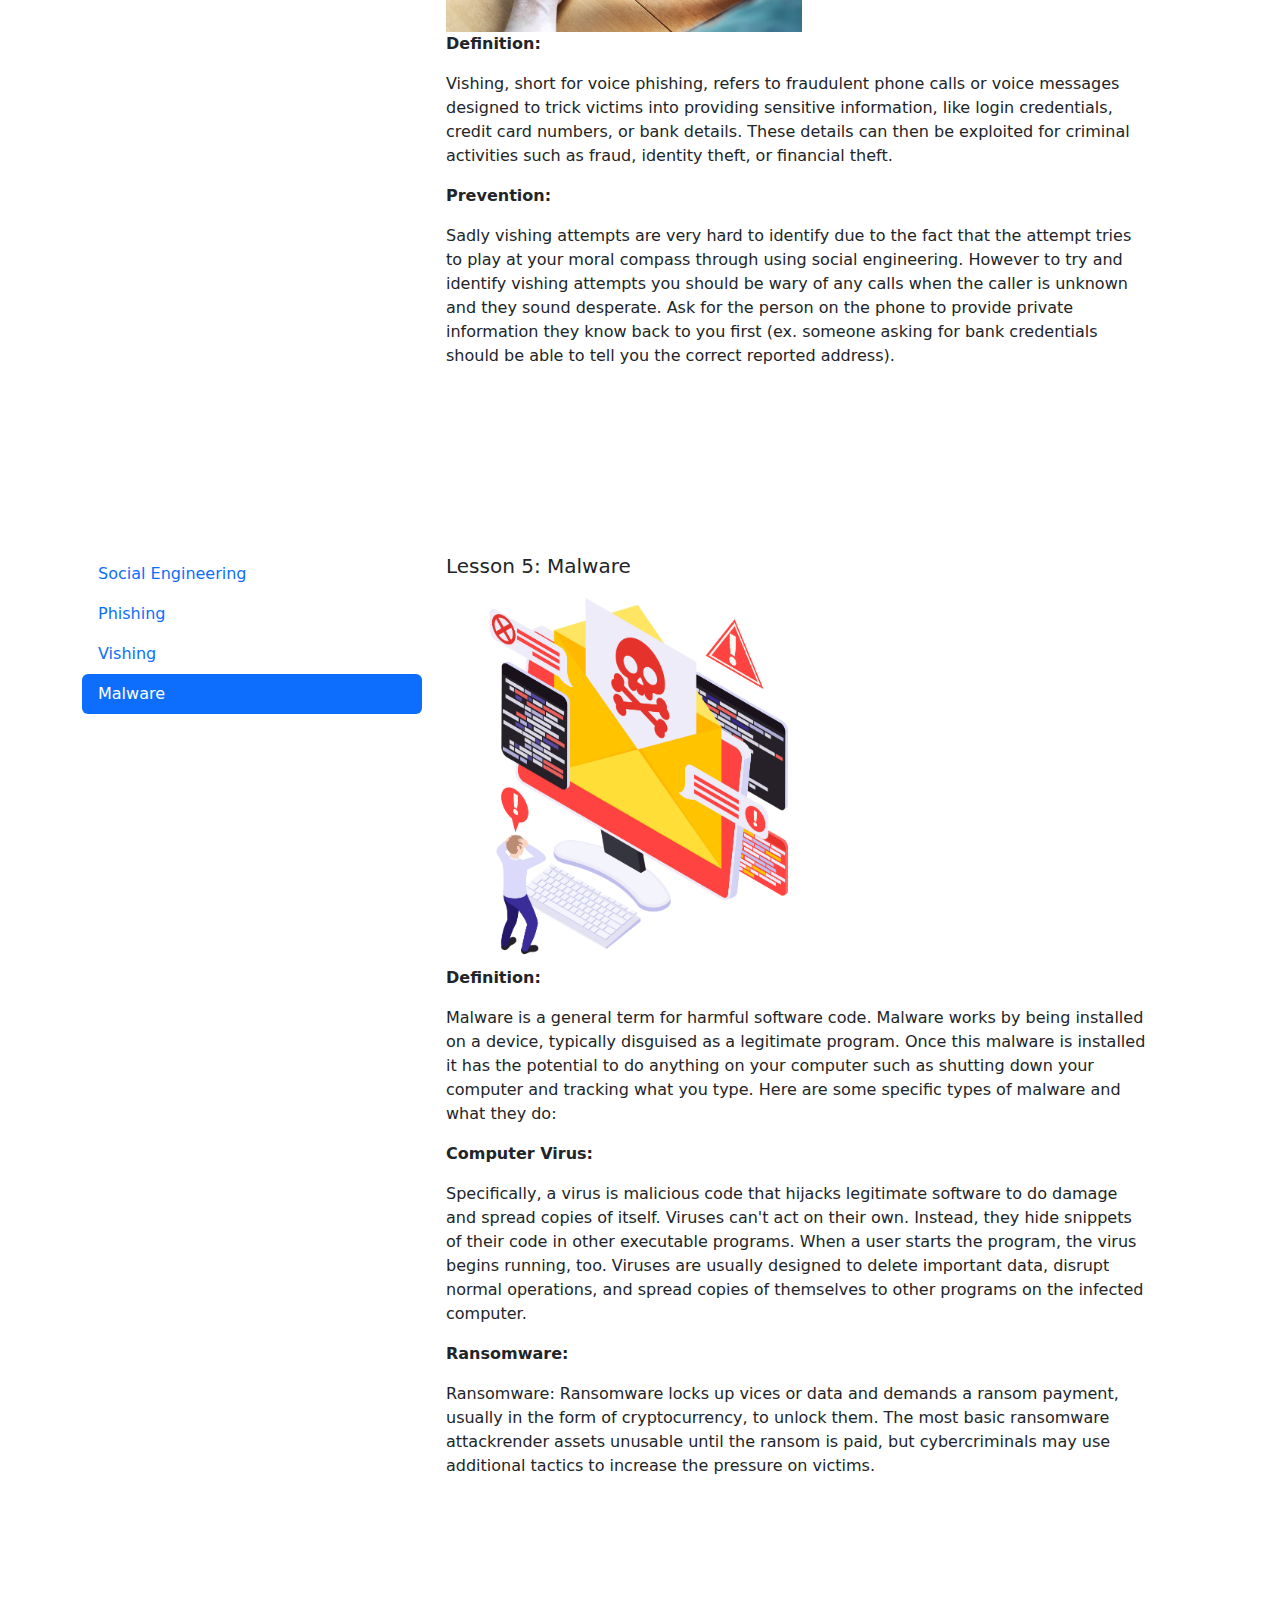
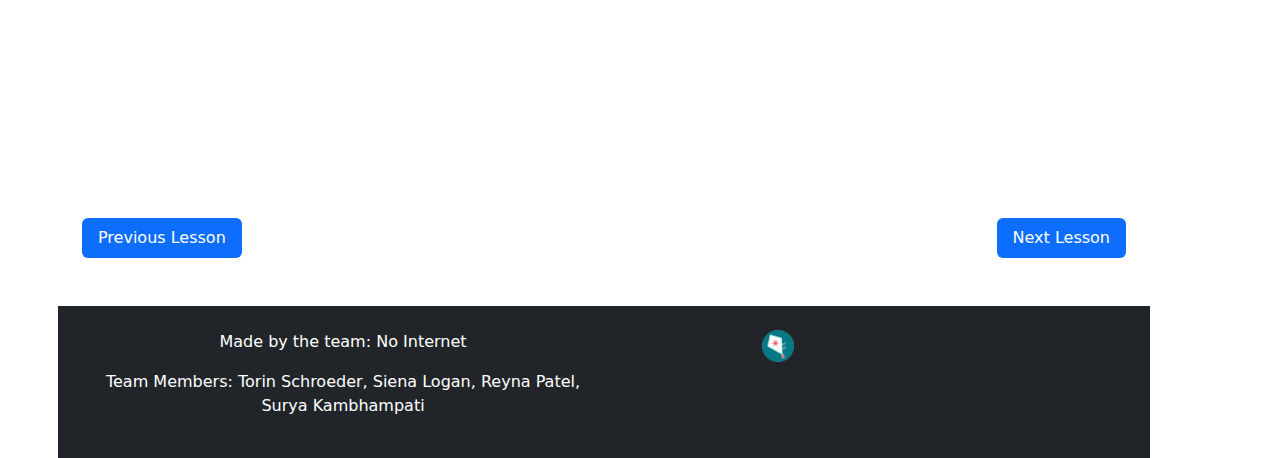
<file: ScamEducation.html>
<!DOCTYPE html>
<html lang="en">
<head>
  <title>Intergenerational Learning</title>
  <meta charset="utf-8">
  <meta name="viewport" content="width=device-width, initial-scale=1">
  <link href="https://cdn.jsdelivr.net/npm/bootstrap@5.3.3/dist/css/bootstrap.min.css" rel="stylesheet">
  <script src="https://cdn.jsdelivr.net/npm/bootstrap@5.3.3/dist/js/bootstrap.bundle.min.js"></script>
  <link rel="icon" type="image/x-icon" href="./WindyCityFavicon.png">
  <link href="./main.css" rel="stylesheet">
  <style>
  .fakeimg {
    height: 200px;
    background: #8e4b4b;
  }
  </style>
</head>
<body>

<div class="p-5 bg-primary text-white text-center">
  <h1>Scam Education</h1>
  <p>Learn and Avoid Scams</p> 
</div>

<nav class="navbar navbar-expand-sm bg-dark navbar-dark">
  <div class="container-fluid">
    <ul class="navbar-nav">
      <li class="nav-item">
        <a class="nav-link" href="./About.html">About</a>
      </li>
      <li class="nav-item">
        <a class="nav-link" href="./StartCourse.html">Start a Brief Online Course</a>
      </li>
      <li class="nav-item">
        <a class="nav-link" href="./ComputerLiteracy.html">Computer Literacy</a>
      </li>
      <li class="nav-item">
        <a class="nav-link active" href="./ScamEducation.html">Scam Education</a>
      </li>
      <li class="nav-item">
        <a class="nav-link" href="./ProtectingData.html">Protecting Your Data</a>
      </li>
    </ul>
  </div>
</nav>
<div class="container mt-5">
  <div class="row"> 
    <div class="col-sm-4">
      <h2>Scam Education</h2>
      <img src="./Images/ScamAlert.jpg">
    </div>  
    <div class="col-sm-8">
      <h2>Introduction to Scam Education</h2>
      <h5>Lesson 1: What Is Computer Literacy?</h5>
      <p>Let's start with a game. Unscramble each computer-related word to gain points!</p>
      <div class="mt-3 p-3 bg-dark text-white text-center">
        <p id = "guessBox">Press New Word</p>
        <form>
            <button type ="button" id="start" onclick =  "newWord()">New Word</button>     
            <input type="text" id="guess" name="guess">
            <button type ="button" id="enter" onclick =  "wordCheck()">Enter</button>  
      </form> 
      <a href="https://tanisha1738.softr.app/" id = "scammyLink">Click me!</a>
      </div>
      <p></p>
      </div>
      <div class="row" id="section1">
        <div class="col-sm-4">
          <h3 class="mt-4">Lessons</h3>
          <p>Click on these tabs to explore different lessons on Scam Education</p>
        <ul class="nav nav-pills flex-column">
            <li class="nav-item">
            <a class="nav-link active" href="#section1">Social Engineering</a>
            </li>
            <li class="nav-item">
            <a class="nav-link" href="#section2">Phishing</a>
            </li>
            <li class="nav-item">
            <a class="nav-link" href="#section3">Vishing</a>
            </li>
            <li class="nav-item">
              <a class="nav-link" href="#section4">Malware</a>
            </li>
        </ul>
        </div>
        <div class="col-sm-8">
            <hr class="d-sm-none">
            <h5>Lesson 2: Social Engineering</h5>
            <img src="./Images/socialengineering.jpg">
            <p><b>Definition:</b></p>
            <p>Social engineering is a technique used by scammers to try and use people's morals.
               Social engineering can come in many forms, but the technique relies on scammers acting like they are someone in a desperate situation. 
               For example a scammer may call an insurance company acting like they are in danger to try and get private information regarding one of the company’s clients. </p>
            <p><b>Prevention:</b></p>
            <p>As such you should be wary of any calls and emails with someone you don't know acting desperate as oftentimes it is a scam attempt using social engineering. 
               Social engineering is easy to avoid when identified as you are typically able to ignore the email or leave the call. 
               However, if the scam isn't identified it is very easy for people to become morally attached and get scammed.
            </p>
            </div>
        </div>
        <div class="row" id="section2">
          <div class="col-sm-4">
            <ul class="nav nav-pills flex-column">
              <li class="nav-item">
              <a class="nav-link" href="#section1">Social Engineering</a>
              </li>
              <li class="nav-item">
              <a class="nav-link active" href="#section2">Phishing</a>
              </li>
              <li class="nav-item">
              <a class="nav-link" href="#section3">Vishing</a>
              </li>
              <li class="nav-item">
                <a class="nav-link" href="#section4">Malware</a>
              </li>
          </ul>
          </div>
          <div class="col-sm-8">
              <hr class="d-sm-none">
              <h5>Lesson 3: Phishing</h5>
              <img src="./Images/phishing.jpg">
              <p><b>Definition:</b></p>
              <p>Phishing is a type of scam where a scammer impersonates someone else or a company in an effort to have you enter personal information like credit card information, website login information, and other sensitive personal information. 
                Typically phishing involves emails and messages involving fake links. For example an email may be sent impersonating the Chase bank with a url that is: www.credltcards.chase.com. 
                Seems real right? 
                The actual website for Chase is: www.creditcards.chase.com. 
                In the urls there is a difference of one letter, but that one wrong letter can send you to a fake website instead of the actual one. 
                In this fake website scammers are able to track everything you type and even where your mouse moves. Many people fall for these websites and enter their real bank information, which the scammers record. 
                With the information the scammers gained they are able to go to the real Chase website and login to the victims actual account.
              </p>
              <p><b>Key Signs:</b></p>
              <p>The Federal Trade Commission (FTC) outlines several signs of phishing:  
                <ul>
                <li>Spelling and grammar mistakes. Official communications rarely have errors, so typos can be a red flag. </li>
                <li>Urgency claims. Scammers often create a sense of urgency, pressuring the recipient to act quickly. </li>
                <li>Suspicious links. Hover over links (without clicking) to see if the address looks legitimate. </li>
                <li>Requests for personal information. Legitimate organizations usually do not ask for sensitive information via email, so be wary of any messages that do.</li>
              </ul>
              </p>
              <p><b>Prevention:</b></p>
              <p>Here are some ways to avoid phishing: 
                <ul>
                  <li>Verify the source. If in doubt, contact the organization the message sender claims to be representing directly through its official channels and websites. Do this using a separate search of your own, not through the contact information provided in a suspicious message. </li>
                  <li>Use security software. Installing and maintaining updated security software can provide an additional layer of protection against phishing attacks.</li>
                  <li>Enter a fake name and email and take the phishing test at "https://phishingquiz.withgoogle.com/" to test your ability to recognize phishing scams</li>
                </ul>
              </p>
            </div>
            <div class="row" id="section3">
              <div class="col-sm-4">
              <ul class="nav nav-pills flex-column">
                <li class="nav-item">
                <a class="nav-link" href="#section1">Social Engineering</a>
                </li>
                <li class="nav-item">
                <a class="nav-link" href="#section2">Phishing</a>
                </li>
                <li class="nav-item">
                <a class="nav-link active" href="#section3">Vishing</a>
                </li>
                <li class="nav-item">
                  <a class="nav-link" href="#section4">Malware</a>
                </li>
            </ul>
              </div>
              <div class="col-sm-8">
                  <hr class="d-sm-none">
                  <h5>Lesson 4: Vishing</h5>
                  <img src="./Images/Vishing.jpg">
                  <p><b>Definition:</b></p>
                  <p>Vishing, short for voice phishing, refers to fraudulent phone calls or voice messages designed to trick victims into providing sensitive information, like login credentials, credit card numbers, or bank details.
                     These details can then be exploited for criminal activities such as fraud, identity theft, or financial theft. 
                  </p><p><b>Prevention:</b></p>
                     <p>Sadly vishing attempts are very hard to identify due to the fact that the attempt tries to play at your moral compass through using social engineering. 
                     However to try and identify vishing attempts you should be wary of any calls when the caller is unknown and they sound desperate. 
                     Ask for the person on the phone to provide private information they know back to you first
                     (ex. someone asking for bank credentials should be able to tell you the correct reported address).
                  </p>
                  </div>
                </div>
                <div class="row" id="section4">
                  <div class="col-sm-4">
                    <ul class="nav nav-pills flex-column">
                      <li class="nav-item">
                      <a class="nav-link" href="#section1">Social Engineering</a>
                      </li>
                      <li class="nav-item">
                      <a class="nav-link" href="#section2">Phishing</a>
                      </li>
                      <li class="nav-item">
                      <a class="nav-link" href="#section3">Vishing</a>
                      </li>
                      <li class="nav-item">
                        <a class="nav-link active" href="#section4">Malware</a>
                      </li>
                  </ul>
                  </div>
                  <div class="col-sm-8">
                      <hr class="d-sm-none">
                      <h5>Lesson 5: Malware</h5>
                      <img src="./Images/2007.i039.024.cyber security spyware data protection isometric.jpg">
                      <p><b>Definition:</b></p>
                      <p>Malware is a general term for harmful software code. Malware works by being installed on a device, typically disguised as a legitimate program. 
                        Once this malware is installed it has the potential to do anything on your computer such as shutting down your computer and tracking what you type.
                        Here are some specific types of malware and what they do:</p>
                        <p><b>Computer Virus:</b></p> <p> Specifically, a virus is malicious code that hijacks legitimate software to do damage and spread copies of itself. Viruses can't act on their own. Instead, they hide snippets of their code in other executable programs. 
When a user starts the program, the virus begins running, too. 
Viruses are usually designed to delete important data, disrupt normal operations, and spread copies of themselves to other programs on the infected computer. </p>
<p><b>Ransomware:</b></p> 
<p>
Ransomware: Ransomware locks up vices or data and demands a ransom payment, usually in the form of cryptocurrency, to unlock them. 
The most basic ransomware attackrender assets unusable until the ransom is paid, but cybercriminals may use additional tactics to increase the pressure on victims.
</p>
        </div>
<div class="row">
  <div class="col-sm-4">
    <ul class="nav nav-pills flex-column">
      <li class="nav-item">
      <a class="nav-link active" href="./ComputerLiteracy.html"  style="float: left;">Previous Lesson</a>
      </li>
    </ul>
  </div>
  <div class="col-sm-4">
  </div>
  <div class="col-sm-4">
    <ul class="nav nav-pills flex-column">
      <li class="nav-item">
      <a class="nav-link active" href="./ProtectingData.html" style="float: right;">Next Lesson</a>
      </li>
    </ul>
  </div>
</div>
<div class="mt-5 p-4 bg-dark text-white text-center row">
  <div class="col-6 center">
  <p>Made by the team: No Internet</p>
  <p>Team Members: Torin Schroeder, Siena Logan, Reyna Patel, Surya Kambhampati</p>
  </div>
  <div class="col-4 center">
  <img src="./Images/WindyCityHacksLogo-removebg-preview (1).png" alt="Our project was made for the Windy City Hacks Hackathon :3">
  </div>
</div>
<script src="PhishingGame.js"></script>
</body>
<script src="//code.tidio.co/fxe91fjhen4f4dy0y3rdqukncnhpjvon.js" async></script>
</html>
</file>
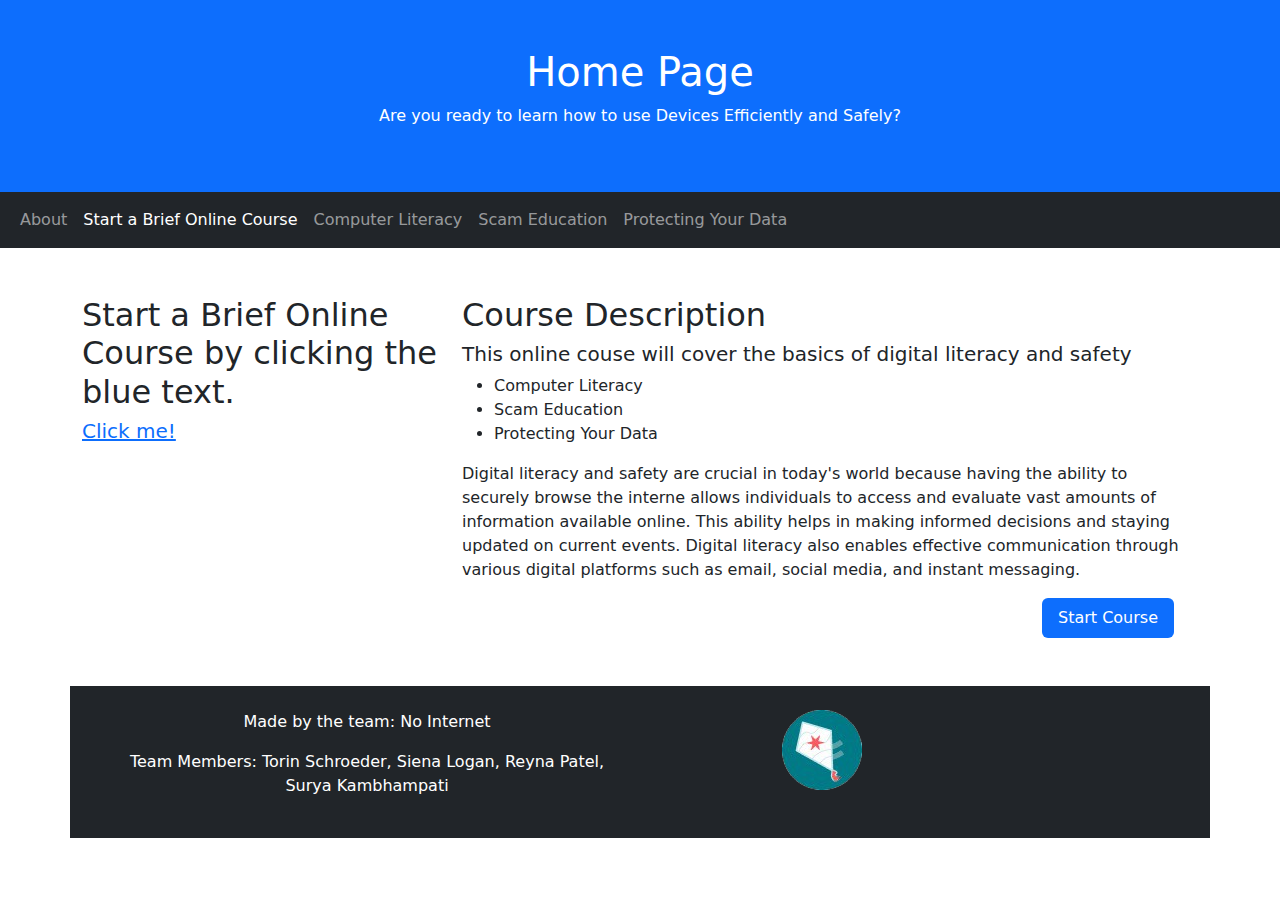
<file: StartCourse.html>
<!DOCTYPE html>
<html lang="en">
<head>
  <title>Intergenerational Learning</title>
  <meta charset="utf-8">
  <meta name="viewport" content="width=device-width, initial-scale=1">
  <link href="https://cdn.jsdelivr.net/npm/bootstrap@5.3.3/dist/css/bootstrap.min.css" rel="stylesheet">
  <script src="https://cdn.jsdelivr.net/npm/bootstrap@5.3.3/dist/js/bootstrap.bundle.min.js"></script>
  <link rel="icon" type="image/x-icon" href="./WindyCityFavicon.png">
  <style>
  .fakeimg {
    height: 200px;
    background: #8e4b4b;
  }
  </style>
</head>
<body>

<div class="p-5 bg-primary text-white text-center">
  <h1>Home Page</h1>
  <p>Are you ready to learn how to use Devices Efficiently and Safely?</p> 
</div>

<nav class="navbar navbar-expand-sm bg-dark navbar-dark">
  <div class="container-fluid">
    <ul class="navbar-nav">
      <li class="nav-item">
        <a class="nav-link" href="./About.html">About</a>
      </li>
      <li class="nav-item">
        <a class="nav-link active" href="./StartCourse.html">Start a Brief Online Course</a>
      </li>
      <li class="nav-item">
        <a class="nav-link" href="./ComputerLiteracy.html">Computer Literacy</a>
      </li>
      <li class="nav-item">
        <a class="nav-link" href="./ScamEducation.html">Scam Education</a>
      </li>
      <li class="nav-item">
        <a class="nav-link" href="./ProtectingData.html">Protecting Your Data</a>
      </li>
    </ul>
  </div>
</nav>

<div class="container mt-5">
  <div class="row">
    <div class="col-sm-4">
      <h2>Start a Brief Online Course by clicking the blue text.</h2>
      <h5><a href="./ComputerLiteracy.html">Click me!</a></h5>
    </div>  
    <div class="col-sm-8">
      <h2>Course Description</h2>
      <h5>This online couse will cover the basics of digital literacy and safety</h5>
      <ul>
        <li>Computer Literacy</li>
        <li>Scam Education</li>
        <li>Protecting Your Data</li>
      </ul>
      <p>Digital literacy and safety are crucial in today's world because having the ability to securely browse the interne allows individuals to access and evaluate vast amounts of information available online.
        This ability helps in making informed decisions and staying updated on current events. 
        Digital literacy also enables effective communication through various digital platforms such as email, social media, and instant messaging.
     </p>
      </div>
      <div class="row">
        <div class="col-sm-4">
          <ul class="nav nav-pills flex-column">

          </ul>
        </div>
        <div class="col-sm-4">
        </div>
        <div class="col-sm-4">
          <ul class="nav nav-pills flex-column">
            <li class="nav-item">
            <a class="nav-link active" href="./ComputerLiteracy.html" style="float: right;">Start Course</a>
            </li>
          </ul>
        </div>
      </div>
      </div>
      <div class="mt-5 p-4 bg-dark text-white text-center row">
        <div class="col-6 center">
        <p>Made by the team: No Internet</p>
        <p>Team Members: Torin Schroeder, Siena Logan, Reyna Patel, Surya Kambhampati</p>
        </div>
        <div class="col-4 center">
        <img src="./Images/WindyCityHacksLogo-removebg-preview (1).png" alt="Our project was made for the Windy City Hacks Hackathon :3">
        </div>
      </div>

</body>
<script src="//code.tidio.co/fxe91fjhen4f4dy0y3rdqukncnhpjvon.js" async></script>
</html>
</file>
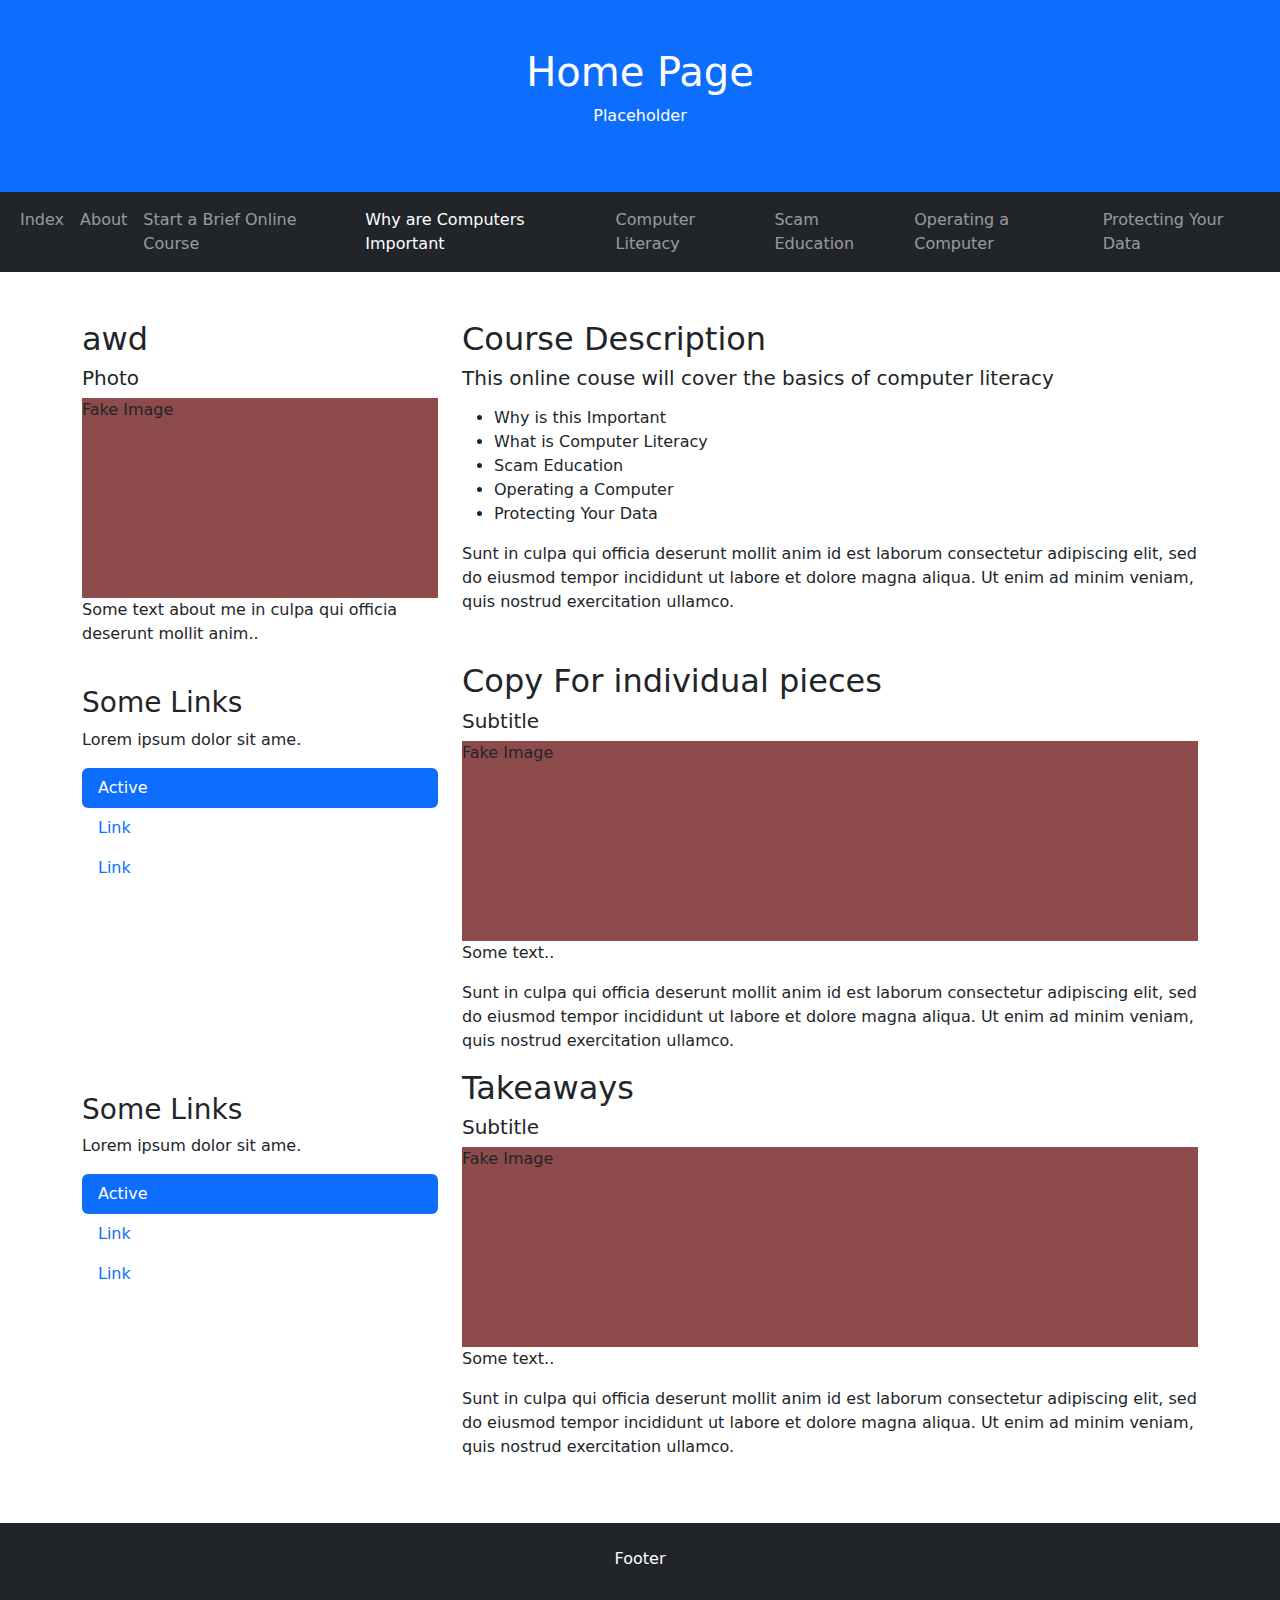
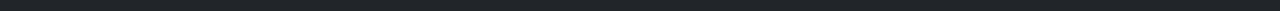
<file: Why.html>
<!DOCTYPE html>
<html lang="en">
<head>
  <title>Intergenerational Learning</title>
  <meta charset="utf-8">
  <meta name="viewport" content="width=device-width, initial-scale=1">
  <link href="https://cdn.jsdelivr.net/npm/bootstrap@5.3.3/dist/css/bootstrap.min.css" rel="stylesheet">
  <script src="https://cdn.jsdelivr.net/npm/bootstrap@5.3.3/dist/js/bootstrap.bundle.min.js"></script>
  <link rel="icon" type="image/x-icon" href="./WindyCityFavicon.png">
  <style>
  .fakeimg {
    height: 200px;
    background: #8e4b4b;
  }
  </style>
</head>
<body>

<div class="p-5 bg-primary text-white text-center">
  <h1>Home Page</h1>
  <p>Placeholder</p> 
</div>

<nav class="navbar navbar-expand-sm bg-dark navbar-dark">
  <div class="container-fluid">
    <ul class="navbar-nav">
      <li class="nav-item">
        <a class="nav-link" href="./Index.html">Index</a>
      </li>
      <li class="nav-item">
        <a class="nav-link" href="./About.html">About</a>
      </li>
      <li class="nav-item">
        <a class="nav-link" href="./StartCourse.html">Start a Brief Online Course</a>
      </li>
      <li class="nav-item">
        <a class="nav-link active" href="./Why.html">Why are Computers Important</a>
      </li>
      <li class="nav-item">
        <a class="nav-link" href="./ComputerLiteracy.html">Computer Literacy</a>
      </li>
      <li class="nav-item">
        <a class="nav-link" href="./ScamEducation.html">Scam Education</a>
      </li>
      <li class="nav-item">
        <a class="nav-link" href="./OperatingADevice.html">Operating a Computer</a>
      </li>
      <li class="nav-item">
        <a class="nav-link" href="./ProtectingData.html">Protecting Your Data</a>
      </li>
    </ul>
  </div>
</nav>

<div class="container mt-5">
  <div class="row">
    <div class="col-sm-4">
      <h2>awd</h2>
      <h5>Photo</h5>
      <div class="fakeimg">Fake Image</div>
      <p>Some text about me in culpa qui officia deserunt mollit anim..</p>
    </div>  
    <div class="col-sm-8">
      <h2>Course Description</h2>
      <h5>This online couse will cover the basics of computer literacy</h5>
      <p></p>
      <ul>
        <li>Why is this Important</li>
        <li>What is Computer Literacy</li>
        <li>Scam Education</li>
        <li>Operating a Computer</li>
        <li>Protecting Your Data</li>
      </ul>
      <p>Sunt in culpa qui officia deserunt mollit anim id est laborum consectetur adipiscing elit, sed do eiusmod tempor incididunt ut labore et dolore magna aliqua. Ut enim ad minim veniam, quis nostrud exercitation ullamco.</p>
      </div>
      </div>
      <div class="row">
        <div class="col-sm-4">
            <h3 class="mt-4">Some Links</h3>
            <p>Lorem ipsum dolor sit ame.</p>
            <ul class="nav nav-pills flex-column">
                <li class="nav-item">
                <a class="nav-link active" href="#">Active</a>
                </li>
                <li class="nav-item">
                <a class="nav-link" href="#">Link</a>
                </li>
                <li class="nav-item">
                <a class="nav-link" href="#">Link</a>
                </li>
            </ul>
        </div>
        <div class="col-sm-8">
            <hr class="d-sm-none">
            <h2>Copy For individual pieces</h2>
            <h5>Subtitle</h5>
            <div class="fakeimg">Fake Image</div>
            <p>Some text..</p>
            <p>Sunt in culpa qui officia deserunt mollit anim id est laborum consectetur adipiscing elit, sed do eiusmod tempor incididunt ut labore et dolore magna aliqua. Ut enim ad minim veniam, quis nostrud exercitation ullamco.</p>
            </div>
        </div>
        <div class="row">
            <div class="col-sm-4">
                <h3 class="mt-4">Some Links</h3>
                <p>Lorem ipsum dolor sit ame.</p>
                <ul class="nav nav-pills flex-column">
                    <li class="nav-item">
                    <a class="nav-link active" href="#">Active</a>
                    </li>
                    <li class="nav-item">
                    <a class="nav-link" href="#">Link</a>
                    </li>
                    <li class="nav-item">
                    <a class="nav-link" href="#">Link</a>
                    </li>
                </ul>
            </div>
            <div class="col-sm-8">
                <hr class="d-sm-none">
                <h2>Takeaways</h2>
                <h5>Subtitle</h5>
                <div class="fakeimg">Fake Image</div>
                <p>Some text..</p>
                <p>Sunt in culpa qui officia deserunt mollit anim id est laborum consectetur adipiscing elit, sed do eiusmod tempor incididunt ut labore et dolore magna aliqua. Ut enim ad minim veniam, quis nostrud exercitation ullamco.</p>
                </div>
            </div>
        </div>
<div class="mt-5 p-4 bg-dark text-white text-center">
  <p>Footer</p>
</div>

</body>
</html>
</file>
<file: main.css>
img {
    max-width: 100%;
    max-height: 30%;
    height: auto;
  }
</file>
